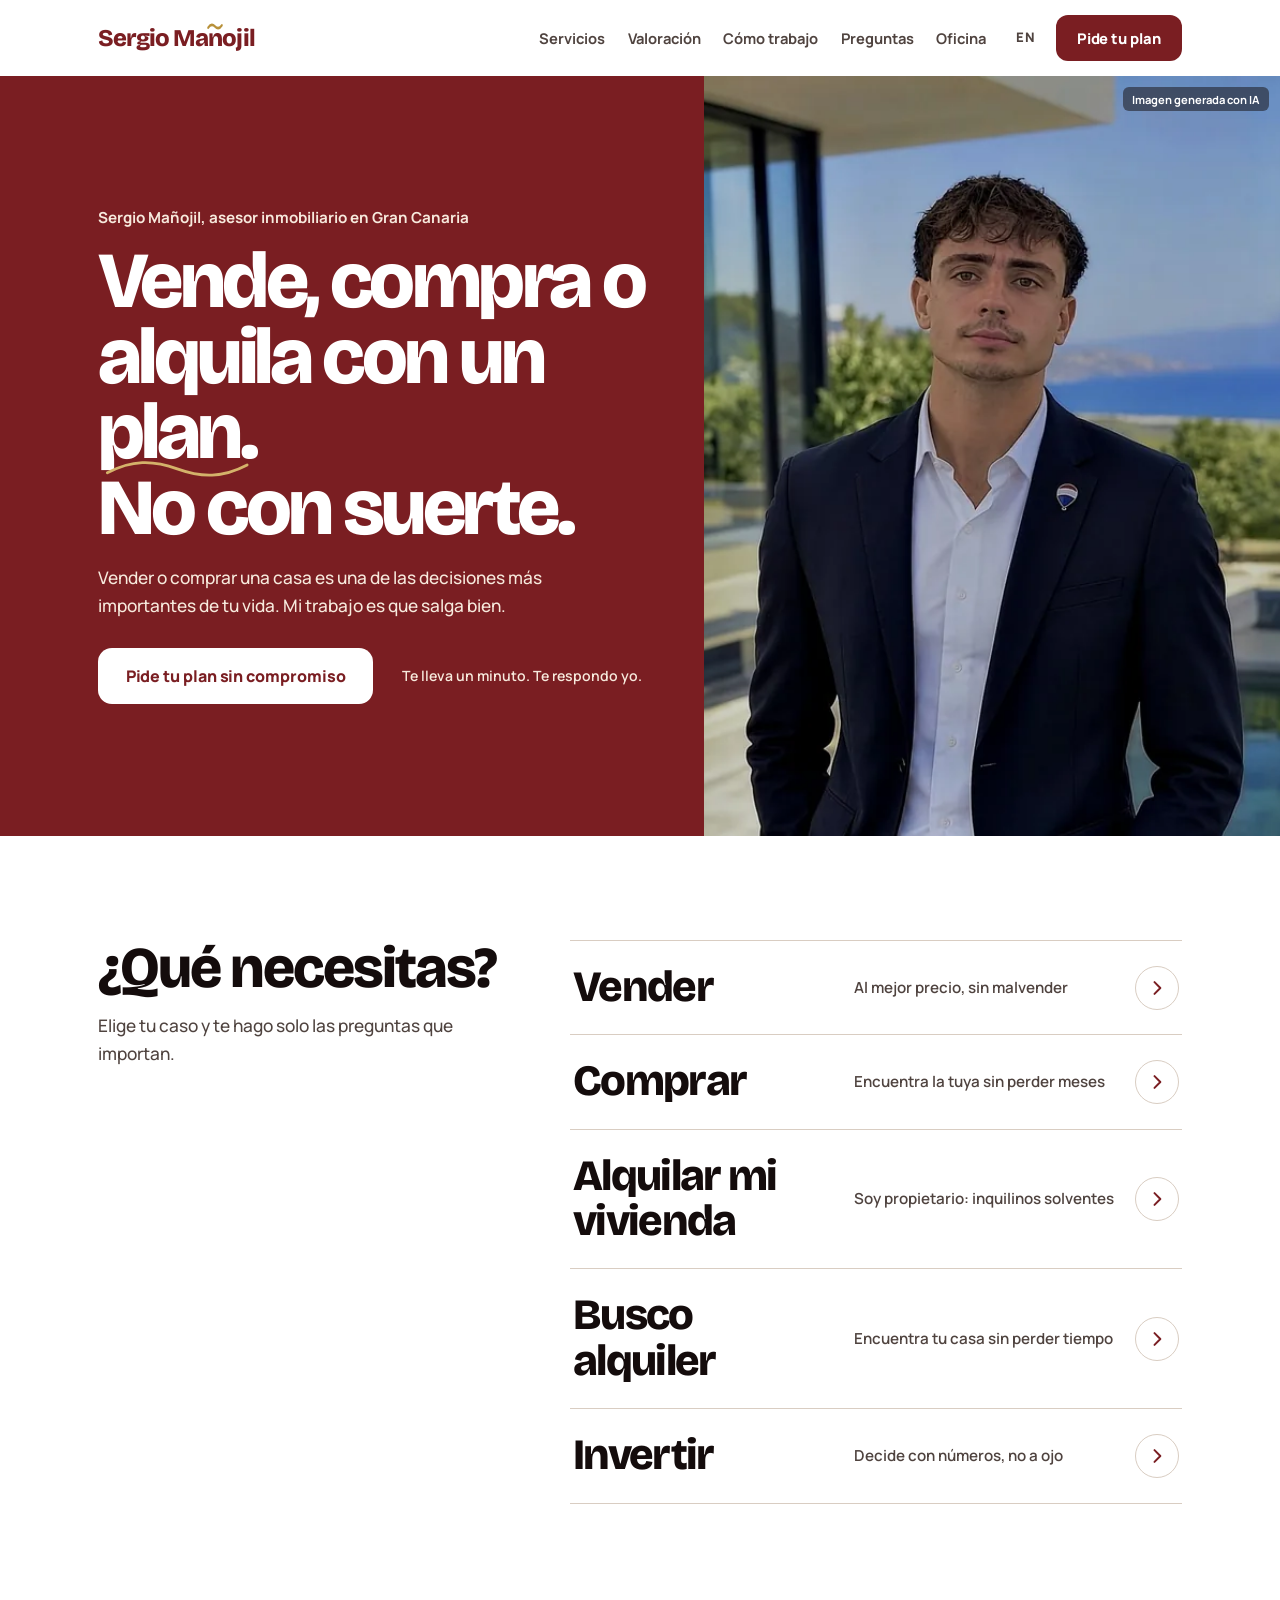
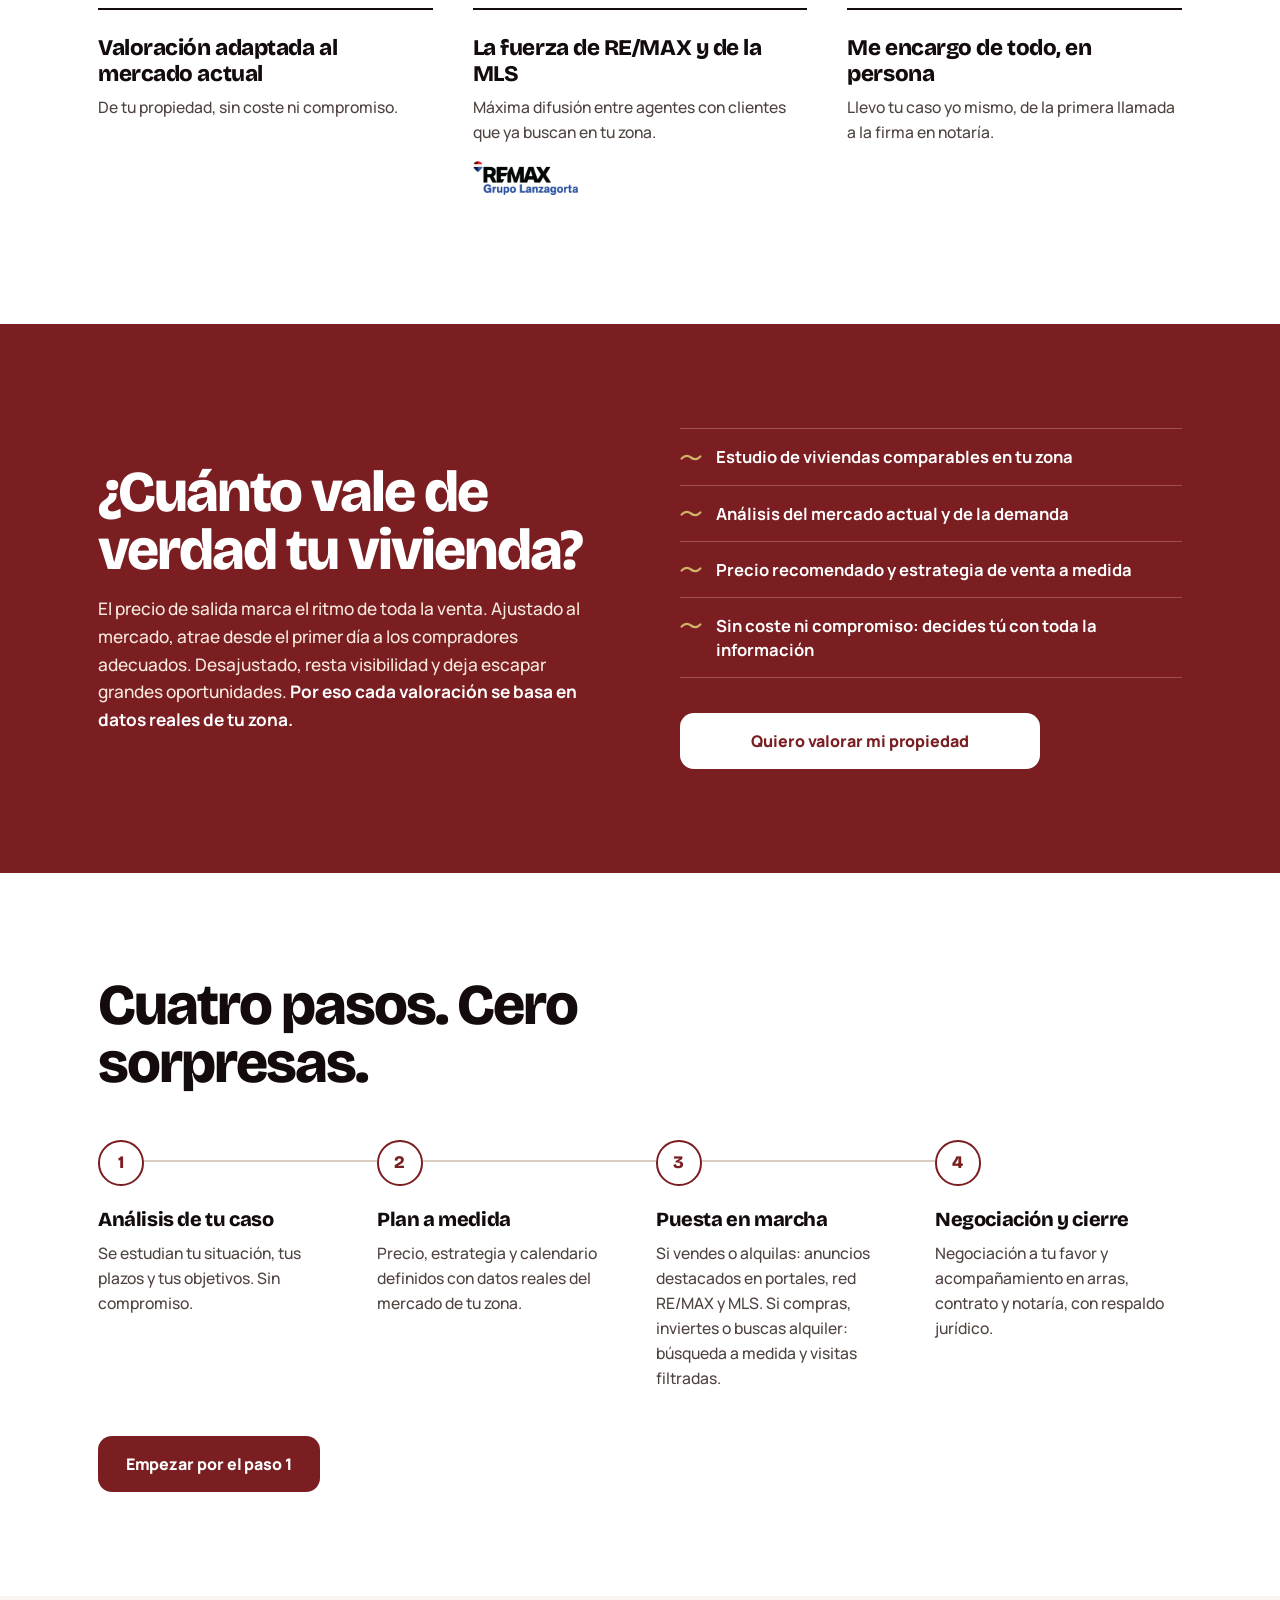
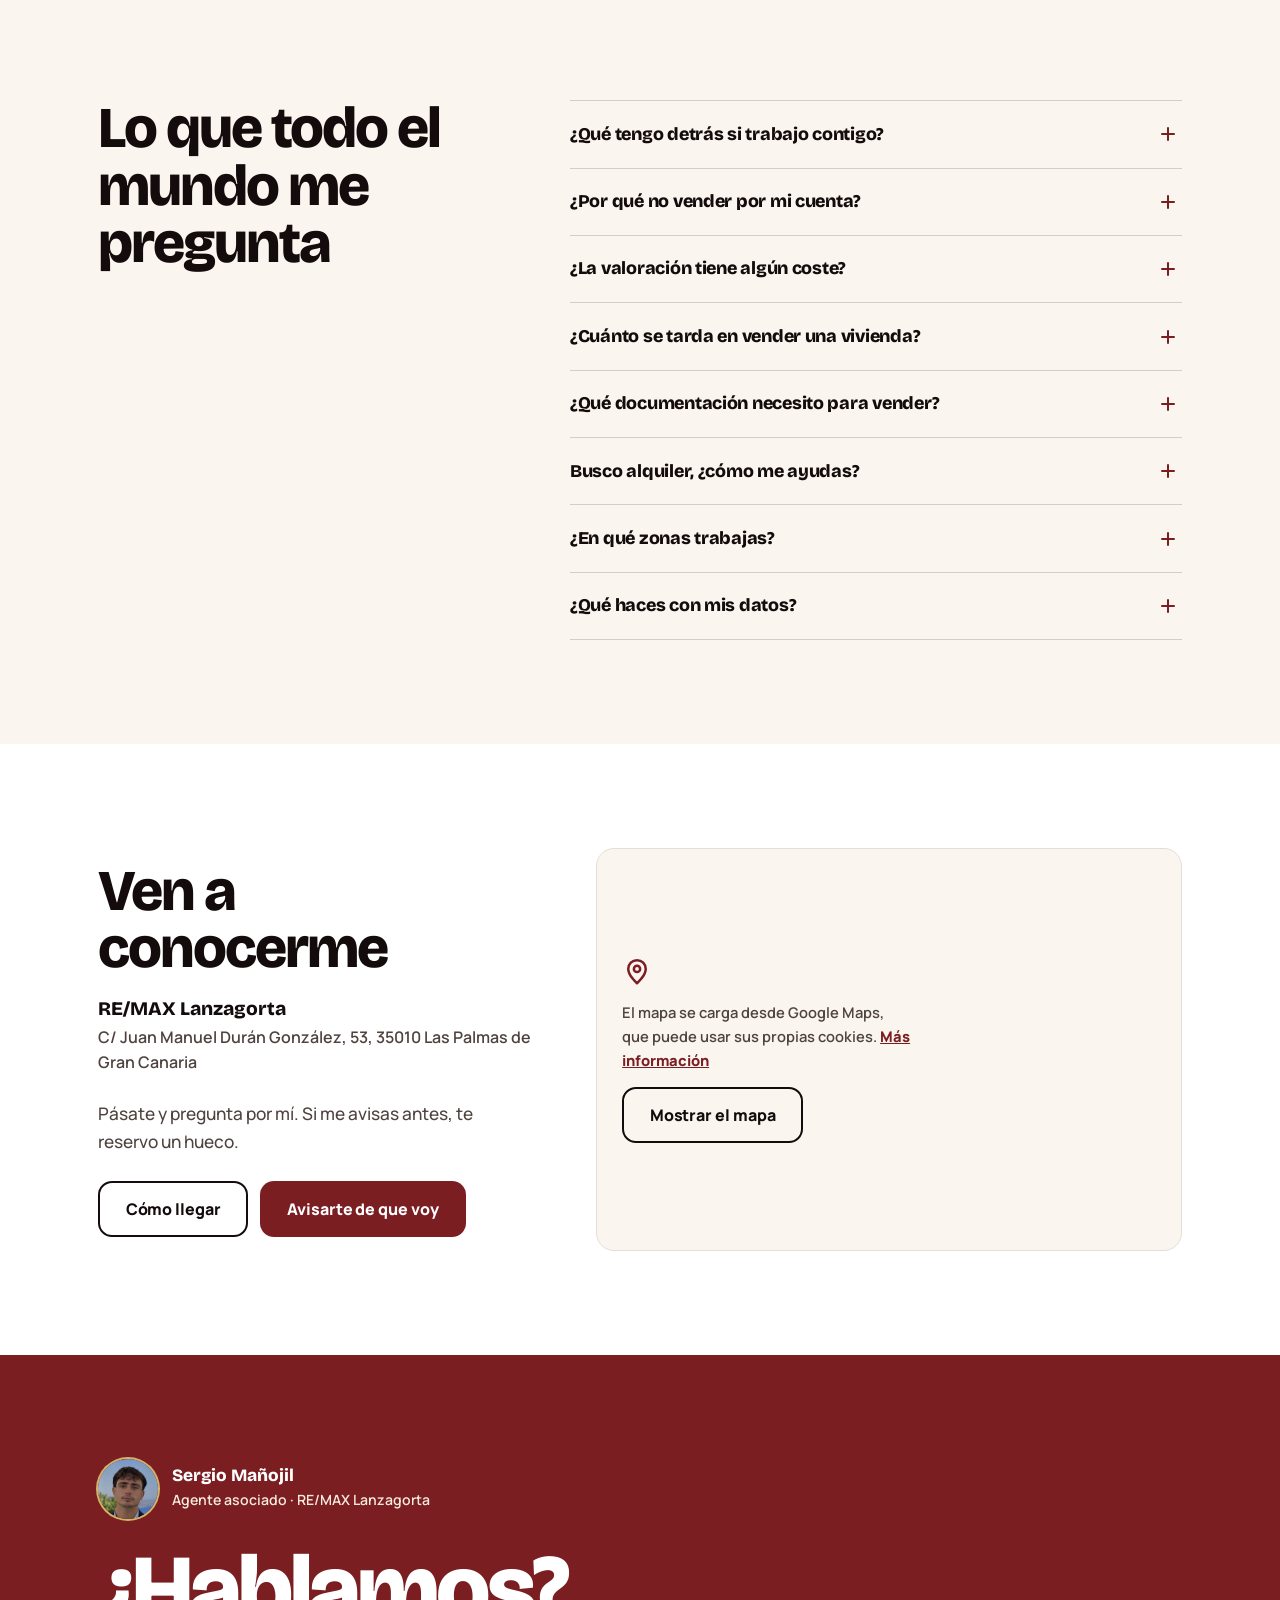
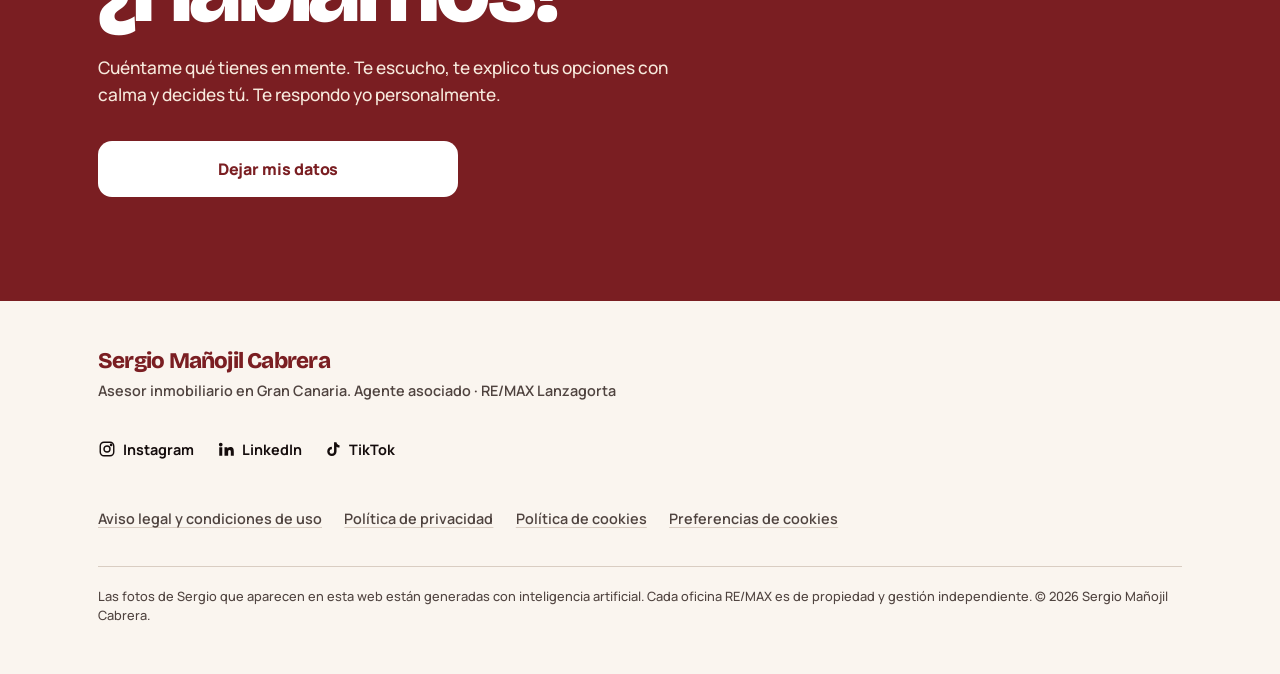
<file: index.html>
<!DOCTYPE html>
<html lang="es">
<head>
<meta charset="utf-8">
<meta name="viewport" content="width=device-width, initial-scale=1, viewport-fit=cover">
<!-- SEGURIDAD: solo se cargan archivos de esta web; el formulario solo puede enviar a FormSubmit; el mapa y la analítica de Google solo con permiso. -->
<meta http-equiv="Content-Security-Policy" content="default-src 'self'; script-src 'self' https://www.googletagmanager.com; style-src 'self' 'unsafe-inline'; img-src 'self' data: https://*.google-analytics.com https://*.googletagmanager.com; font-src 'self'; connect-src 'self' https://formsubmit.co https://*.google-analytics.com https://*.analytics.google.com https://*.googletagmanager.com; frame-src https://www.google.com https://maps.google.com; form-action 'self' https://formsubmit.co; base-uri 'none'; object-src 'none'; upgrade-insecure-requests">
<meta name="referrer" content="strict-origin-when-cross-origin">
<meta name="theme-color" content="#7A1E22">
<title>Sergio Mañojil | Asesor inmobiliario en Gran Canaria</title>
<meta name="description" content="Vende, compra o alquila en Gran Canaria con un plan, no con suerte. Valoración adaptada al mercado actual y trato directo con Sergio Mañojil, agente asociado de RE/MAX Lanzagorta.">
<!-- NO INDEXAR: se llega por enlace (bio de Instagram, LinkedIn, TikTok, QR). Quita esta línea el día que quieras aparecer en Google. -->
<meta name="robots" content="noindex, nofollow">
<meta name="format-detection" content="telephone=no">
<meta property="og:type" content="website">
<meta property="og:locale" content="es_ES">
<meta property="og:title" content="Sergio Mañojil | Asesor inmobiliario en Gran Canaria">
<meta property="og:description" content="Vende, compra o alquila con un plan, no con suerte. Trato personal de principio a fin.">
<meta property="og:url" content="https://smanojilcabrera-max.github.io/">
<meta property="og:image" content="https://smanojilcabrera-max.github.io/og-v2.jpg">
<meta property="og:image:width" content="1200">
<meta property="og:image:height" content="630">
<meta name="twitter:card" content="summary_large_image">
<meta name="twitter:image" content="https://smanojilcabrera-max.github.io/og-v2.jpg">
<link rel="icon" href="data:image/svg+xml,%3Csvg xmlns='http://www.w3.org/2000/svg' viewBox='0 0 64 64'%3E%3Crect width='64' height='64' rx='14' fill='%237A1E22'/%3E%3Cpath d='M17 22 C23 14, 29 14, 33 19 S 43 24, 48 16' fill='none' stroke='%23D4B26A' stroke-width='4.5' stroke-linecap='round'/%3E%3Cpath d='M21 52 V30 M21 37 C21 31, 26 28, 32 28 S 43 31, 43 38 V52' fill='none' stroke='%23fff' stroke-width='7.5' stroke-linecap='round' stroke-linejoin='round'/%3E%3C/svg%3E">
<link rel="apple-touch-icon" href="img/sergio-avatar.jpg">
<link rel="preload" href="fuentes/bricolage-grotesque.woff" as="font" type="font/woff" crossorigin>
<link rel="preload" as="image" href="img/sergio-720.webp" type="image/webp" media="(max-width: 959px)">
<link rel="stylesheet" href="css/web.css">
<script src="js/inicio.js"></script>
<script type="application/ld+json">{"@context":"https://schema.org","@type":"RealEstateAgent","name":"Sergio Mañojil Cabrera","alternateName":"Sergio Mañojil","description":"Asesor inmobiliario. Agente asociado de RE/MAX Lanzagorta. Venta, compra, alquiler e inversión inmobiliaria en Gran Canaria.","url":"https://smanojilcabrera-max.github.io/","areaServed":"Gran Canaria","parentOrganization":{"@type":"Organization","name":"RE/MAX Lanzagorta"},"address":{"@type":"PostalAddress","streetAddress":"C/ Juan Manuel Durán González, 53","postalCode":"35010","addressLocality":"Las Palmas de Gran Canaria","addressCountry":"ES"},"sameAs":["https://www.instagram.com/sergiomanojil/","https://www.tiktok.com/@manojil.realestat","https://www.linkedin.com/in/sergio-ma%C3%B1ojil-cabrera-6573b9397/"]}</script>
</head>
<body>
<noscript><p style="padding:1rem;text-align:center;background:#FAF5EF">Para enviar el formulario necesitas activar JavaScript en tu navegador.</p></noscript>
<a class="skip" href="#main">Saltar al contenido</a>

<svg width="0" height="0" style="position:absolute" aria-hidden="true">
  <symbol id="i-ir" viewBox="0 0 24 24" fill="none" stroke="currentColor" stroke-width="2.4" stroke-linecap="round" stroke-linejoin="round"><path d="M9 5l7 7-7 7"/></symbol>
  <symbol id="i-pin" viewBox="0 0 24 24" fill="none" stroke="currentColor" stroke-width="2" stroke-linecap="round" stroke-linejoin="round"><path d="M12 21s-7-6.1-7-11.5A7 7 0 0 1 19 9.5C19 14.9 12 21 12 21Z"/><circle cx="12" cy="9.5" r="2.5"/></symbol>
  <symbol id="i-wa" viewBox="0 0 24 24"><path fill="currentColor" d="M12.04 2C6.58 2 2.13 6.45 2.13 11.91c0 1.75.46 3.45 1.32 4.95L2.05 22l5.25-1.38a9.9 9.9 0 0 0 4.74 1.21c5.46 0 9.91-4.45 9.91-9.91S17.5 2 12.04 2Zm5.8 14.03c-.24.68-1.42 1.3-1.96 1.35-.5.05-.97.23-3.27-.68-2.77-1.09-4.52-3.92-4.66-4.1-.13-.18-1.11-1.48-1.11-2.82 0-1.34.7-2 .95-2.27.25-.27.54-.34.72-.34h.52c.17 0 .39-.06.61.47.23.54.77 1.88.84 2.02.07.13.11.29.02.47-.09.18-.13.29-.27.45l-.4.47c-.13.13-.27.28-.12.55.16.27.7 1.15 1.5 1.86 1.03.92 1.9 1.2 2.17 1.34.27.13.43.11.59-.07.16-.18.68-.79.86-1.06.18-.27.36-.23.61-.14.25.09 1.58.75 1.85.88.27.14.45.2.52.32.07.11.07.65-.17 1.33Z"/></symbol>
  <symbol id="i-x" viewBox="0 0 24 24" fill="none" stroke="currentColor" stroke-width="2.4" stroke-linecap="round"><path d="M6 6l12 12M18 6 6 18"/></symbol>
  <symbol id="i-ig" viewBox="0 0 24 24" fill="none" stroke="currentColor" stroke-width="1.9"><rect x="3" y="3" width="18" height="18" rx="5"/><circle cx="12" cy="12" r="4"/><circle cx="17.5" cy="6.5" r=".9" fill="currentColor"/></symbol>
  <symbol id="i-in" viewBox="0 0 24 24"><path fill="currentColor" d="M4.98 3.5a2.5 2.5 0 1 1 0 5 2.5 2.5 0 0 1 0-5ZM3 9.75h4V21H3V9.75Zm7 0h3.8v1.6h.06c.53-1 1.83-2.05 3.77-2.05 4.03 0 4.77 2.65 4.77 6.1V21h-4v-4.9c0-1.17-.02-2.68-1.63-2.68-1.64 0-1.89 1.28-1.89 2.6V21H10V9.75Z"/></symbol>
  <symbol id="i-tt" viewBox="0 0 24 24"><path fill="currentColor" d="M16.6 3c.4 2.2 1.9 3.7 4.1 3.9v3.2a7.6 7.6 0 0 1-4-1.2v6.3A6.2 6.2 0 1 1 10.5 9v3.3a3 3 0 1 0 2.9 3V3h3.2Z"/></symbol>
  <symbol id="i-fb" viewBox="0 0 24 24"><path fill="currentColor" d="M13.5 21v-7.5H16l.4-3h-2.9V8.6c0-.9.3-1.5 1.5-1.5h1.5V4.4A20 20 0 0 0 14.3 4c-2.2 0-3.8 1.4-3.8 3.9v2.6H8v3h2.5V21h3Z"/></symbol>
</svg>

<header class="cab" id="cab">
  <div class="wrap">
    <a class="marca" href="#main" aria-label="Sergio Mañojil. Ir al inicio"><span aria-hidden="true">Sergio Ma<span class="tn">n</span>ojil</span></a>
    <div class="cab-der">
      <nav aria-label="Menú principal"><ul class="nav">
        <li><a href="#servicios">Servicios</a></li>
        <li><a href="#valoracion">Valoración</a></li>
        <li><a href="#proceso">Cómo trabajo</a></li>
        <li><a href="#preguntas">Preguntas</a></li>
        <li><a href="#oficina">Oficina</a></li>
      </ul></nav>
      <button type="button" class="idioma" id="idioma" lang="en" aria-label="Switch to English">EN</button>
      <button type="button" class="btn btn-vino" data-abrir="">Pide tu plan</button>
      <button type="button" class="burger" id="burger" aria-expanded="false" aria-controls="menu-movil" aria-label="Abrir menú"><span></span><span></span></button>
    </div>
  </div>
</header>
<div class="menu-movil" id="menu-movil">
  <button type="button" class="item" data-abrir="vender">Vender <svg width="22" height="22" aria-hidden="true"><use href="#i-ir"/></svg></button>
  <button type="button" class="item" data-abrir="comprar">Comprar <svg width="22" height="22" aria-hidden="true"><use href="#i-ir"/></svg></button>
  <button type="button" class="item" data-abrir="alquilar">Alquilar mi vivienda <svg width="22" height="22" aria-hidden="true"><use href="#i-ir"/></svg></button>
  <button type="button" class="item" data-abrir="inquilino">Busco alquiler <svg width="22" height="22" aria-hidden="true"><use href="#i-ir"/></svg></button>
  <button type="button" class="item" data-abrir="invertir">Invertir <svg width="22" height="22" aria-hidden="true"><use href="#i-ir"/></svg></button>
  <div class="grupo">
    <a class="menor" href="#valoracion">Valoración</a>
    <a class="menor" href="#proceso">Cómo trabajo</a>
    <a class="menor" href="#preguntas">Preguntas frecuentes</a>
    <a class="menor" href="#oficina">Oficina</a>
  </div>
  <button type="button" class="btn btn-vino" data-abrir="">Pide tu plan</button>
</div>

<main id="main">
<section class="portada" id="inicio">
  <figure class="portada-foto">
    <picture>
      <source type="image/webp" srcset="img/sergio-720.webp 720w, img/sergio-1200.webp 1200w" sizes="(min-width: 960px) 45vw, 100vw">
      <img src="img/sergio-720.jpg" srcset="img/sergio-720.jpg 720w, img/sergio-1200.jpg 1200w" sizes="(min-width: 960px) 45vw, 100vw" width="720" height="709" alt="Sergio Mañojil, asesor inmobiliario" fetchpriority="high" decoding="async">
    </picture>
    <figcaption class="ia">Imagen generada con IA</figcaption>
  </figure>
  <div class="portada-banda">
    <svg class="ola" viewBox="0 0 400 36" preserveAspectRatio="none" aria-hidden="true">
      <path class="relleno" d="M0 22 C60 4 110 4 170 18 S 300 36 400 10 V36 H0 Z"/>
      <path class="trazo" pathLength="1" d="M0 22 C60 4 110 4 170 18 S 300 36 400 10"/>
    </svg>
    <p class="portada-quien aparece" style="--d:100">Sergio Mañojil, asesor inmobiliario en Gran Canaria</p>
    <h1>
      <span class="w"><span style="--i:0" data-en="Sell,">Vende,</span></span> <span class="w"><span style="--i:1" data-en="buy">compra</span></span> <span class="w"><span style="--i:2" data-en="or">o</span></span> <span class="w"><span style="--i:3" data-en="rent">alquila</span></span> <span class="w"><span style="--i:4" data-en="with">con</span></span> <span class="w"><span style="--i:5" data-en="a">un</span></span> <span class="w w-sub"><span style="--i:6" class="subrayado"><span data-en="plan.">plan.</span><svg viewBox="0 0 40 12" preserveAspectRatio="none" aria-hidden="true"><path d="M3 8 C9 1.5 14 1.5 20 6 S 31 10.5 37 4"/></svg></span></span><br>
      <span class="w"><span style="--i:7" data-en="Not">No</span></span> <span class="w"><span style="--i:8" data-en="with">con</span></span> <span class="w"><span style="--i:9" data-en="luck.">suerte.</span></span>
    </h1>
    <p class="lead aparece" style="--d:650">Vender o comprar una casa es una de las decisiones más importantes de tu vida. Mi trabajo es que salga bien.</p>
    <div class="acciones aparece" style="--d:800">
      <button type="button" class="btn btn-blanco" data-abrir="">Pide tu plan sin compromiso</button>
      <p class="nota">Te lleva un minuto. Te respondo yo.</p>
    </div>
  </div>
</section>

<section class="sec indice" id="servicios">
  <div class="wrap">
    <div class="sec-cab">
      <h2>¿Qué necesitas?</h2>
      <p class="lead">Elige tu caso y te hago solo las preguntas que importan.</p>
    </div>
    <ul class="filas">
      <li><button type="button" data-abrir="vender"><span class="f-t">Vender</span><span class="f-d">Al mejor precio, sin malvender</span><span class="f-ir" aria-hidden="true"><svg><use href="#i-ir"/></svg></span></button></li>
      <li><button type="button" data-abrir="comprar"><span class="f-t">Comprar</span><span class="f-d">Encuentra la tuya sin perder meses</span><span class="f-ir" aria-hidden="true"><svg><use href="#i-ir"/></svg></span></button></li>
      <li><button type="button" data-abrir="alquilar"><span class="f-t">Alquilar mi vivienda</span><span class="f-d">Soy propietario: inquilinos solventes</span><span class="f-ir" aria-hidden="true"><svg><use href="#i-ir"/></svg></span></button></li>
      <li><button type="button" data-abrir="inquilino"><span class="f-t">Busco alquiler</span><span class="f-d">Encuentra tu casa sin perder tiempo</span><span class="f-ir" aria-hidden="true"><svg><use href="#i-ir"/></svg></span></button></li>
      <li><button type="button" data-abrir="invertir"><span class="f-t">Invertir</span><span class="f-d">Decide con números, no a ojo</span><span class="f-ir" aria-hidden="true"><svg><use href="#i-ir"/></svg></span></button></li>
    </ul>
  </div>
</section>

<section class="sec conmigo" aria-labelledby="conmigo-t">
  <div class="wrap">
    <h2 class="sr" id="conmigo-t">Lo que tienes conmigo</h2>
    <ul class="ventajas">
      <li><h3>Valoración adaptada al mercado actual</h3><p>De tu propiedad, sin coste ni compromiso.</p></li>
      <li><h3>La fuerza de RE/MAX y de la MLS</h3><p>Máxima difusión entre agentes con clientes que ya buscan en tu zona.</p><img src="img/remax-lanzagorta.png" width="560" height="180" alt="RE/MAX Grupo Lanzagorta" loading="lazy"></li>
      <li><h3>Me encargo de todo, en persona</h3><p>Llevo tu caso yo mismo, de la primera llamada a la firma en notaría.</p></li>
    </ul>
  </div>
</section>

<section class="sec valor" id="valoracion">
  <div class="wrap">
    <div>
      <h2>¿Cuánto vale de verdad tu vivienda?</h2>
      <p class="lead" style="margin-top:1rem">El precio de salida marca el ritmo de toda la venta. Ajustado al mercado, atrae desde el primer día a los compradores adecuados. Desajustado, resta visibilidad y deja escapar grandes oportunidades. <b>Por eso cada valoración se basa en datos reales de tu zona.</b></p>
    </div>
    <div>
      <ul class="incluye" aria-label="Tu valoración incluye">
        <li>Estudio de viviendas comparables en tu zona</li>
        <li>Análisis del mercado actual y de la demanda</li>
        <li>Precio recomendado y estrategia de venta a medida</li>
        <li>Sin coste ni compromiso: decides tú con toda la información</li>
      </ul>
      <button type="button" class="btn btn-blanco" data-abrir="vender">Quiero valorar mi propiedad</button>
    </div>
  </div>
</section>

<section class="sec" id="proceso">
  <div class="wrap">
    <div class="sec-cab"><h2>Cuatro pasos. Cero sorpresas.</h2></div>
    <ol class="pasos">
      <li><h3>Análisis de tu caso</h3><p>Se estudian tu situación, tus plazos y tus objetivos. Sin compromiso.</p></li>
      <li><h3>Plan a medida</h3><p>Precio, estrategia y calendario definidos con datos reales del mercado de tu zona.</p></li>
      <li><h3>Puesta en marcha</h3><p>Si vendes o alquilas: anuncios destacados en portales, red RE/MAX y MLS. Si compras, inviertes o buscas alquiler: búsqueda a medida y visitas filtradas.</p></li>
      <li><h3>Negociación y cierre</h3><p>Negociación a tu favor y acompañamiento en arras, contrato y notaría, con respaldo jurídico.</p></li>
    </ol>
    <div class="tras-pasos"><button type="button" class="btn btn-vino" data-abrir="">Empezar por el paso 1</button></div>
  </div>
</section>

<section class="sec faq" id="preguntas">
  <div class="wrap">
    <div class="sec-cab"><h2>Lo que todo el mundo me pregunta</h2></div>
    <div class="qa">
      <div class="q"><button type="button" aria-expanded="false">¿Qué tengo detrás si trabajo contigo?<i aria-hidden="true"></i></button><div class="r"><div><p>Un equipo completo, no solo una persona. Un departamento jurídico y legal que revisa contratos y documentación, anuncios premium en los principales portales, la red RE/MAX y la MLS, y una base de datos de clientes con búsquedas activas. Y a mí como tu único interlocutor, de principio a fin.</p></div></div></div>
      <div class="q"><button type="button" aria-expanded="false">¿Por qué no vender por mi cuenta?<i aria-hidden="true"></i></button><div class="r"><div><p>Puedes hacerlo, pero vas solo. Un precio mal fijado, una negociación floja o un papel que falta en el último momento suelen salir más caros que contar con un profesional. Conmigo tu inmueble llega a muchos más compradores, cada paso está revisado por el equipo jurídico y tú no pierdes tardes enseñando la casa a quien no va a comprar.</p></div></div></div>
      <div class="q"><button type="button" aria-expanded="false">¿La valoración tiene algún coste?<i aria-hidden="true"></i></button><div class="r"><div><p>No tiene coste ni compromiso. Te explico con datos cómo llego al precio recomendado y decides tú, con toda la información delante.</p></div></div></div>
      <div class="q"><button type="button" aria-expanded="false">¿Cuánto se tarda en vender una vivienda?<i aria-hidden="true"></i></button><div class="r"><div><p>Depende de la zona, del tipo de inmueble y, sobre todo, del precio de salida. Una vivienda bien valorada, bien presentada y con buena difusión se vende antes. En la valoración te doy una estimación realista para tu caso.</p></div></div></div>
      <div class="q"><button type="button" aria-expanded="false">¿Qué documentación necesito para vender?<i aria-hidden="true"></i></button><div class="r"><div><p>Principalmente la escritura o nota simple, el último recibo del IBI, el certificado de eficiencia energética y el certificado de la comunidad de propietarios, además de otros según el caso. Te ayudo a reunirlo todo y el equipo jurídico lo revisa antes de firmar.</p></div></div></div>
      <div class="q"><button type="button" aria-expanded="false">Busco alquiler, ¿cómo me ayudas?<i aria-hidden="true"></i></button><div class="r"><div><p>Me cuentas qué buscas, tu presupuesto y tu situación, y te aviso de las viviendas que encajan contigo. Te acompaño en las visitas y en el contrato, revisado por el equipo jurídico, para que entres a vivir con tranquilidad.</p></div></div></div>
      <div class="q"><button type="button" aria-expanded="false">¿En qué zonas trabajas?<i aria-hidden="true"></i></button><div class="r"><div><p>En toda Gran Canaria, especialmente en Las Palmas de Gran Canaria y alrededores. Si tu inmueble está fuera de la isla, escríbeme y lo vemos.</p></div></div></div>
      <div class="q"><button type="button" aria-expanded="false">¿Qué haces con mis datos?<i aria-hidden="true"></i></button><div class="r"><div><p>Los uso solo para atender tu solicitud y no los vendo ni los cedo a nadie para publicidad. Puedes pedirme que los borre cuando quieras. Todo el detalle está en la <a href="privacidad.html">política de privacidad</a>.</p></div></div></div>
    </div>
  </div>
</section>

<section class="sec ofi" id="oficina">
  <div class="wrap">
    <div>
      <h2>Ven a conocerme</h2>
      <address><b>RE/MAX Lanzagorta</b><span data-oficina></span></address>
      <p class="lead">Pásate y pregunta por mí. Si me avisas antes, te reservo un hueco.</p>
      <div class="acciones" style="margin-top:1.6rem">
        <a class="btn btn-linea" id="como-llegar" target="_blank" rel="noopener noreferrer">Cómo llegar</a>
        <button type="button" class="btn btn-vino" data-abrir="">Avisarte de que voy</button>
      </div>
    </div>
    <div class="mapa" id="mapa" data-mapa-titulo="Mapa de la oficina de RE/MAX Lanzagorta">
      <div class="mapa-aviso">
        <svg aria-hidden="true"><use href="#i-pin"/></svg>
        <p>El mapa se carga desde Google Maps, que puede usar sus propias cookies. <a href="cookies.html">Más información</a></p>
        <button type="button" class="btn btn-linea" data-mapa-cargar>Mostrar el mapa</button>
      </div>
    </div>
  </div>
</section>

<section class="sec final" id="contacto">
  <div class="wrap">
    <div class="quien">
      <img src="img/sergio-avatar.jpg" width="120" height="120" alt="" loading="lazy">
      <div><strong>Sergio Mañojil</strong><span>Agente asociado · RE/MAX Lanzagorta</span></div>
    </div>
    <h2>¿Hablamos?</h2>
    <p class="lead">Cuéntame qué tienes en mente. Te escucho, te explico tus opciones con calma y decides tú. Te respondo yo personalmente.</p>
    <div class="acciones">
      <button type="button" class="btn btn-blanco" data-abrir="">Dejar mis datos</button>
      <a class="btn btn-linea-clara" data-wa="general"><svg aria-hidden="true"><use href="#i-wa"/></svg>WhatsApp</a>
    </div>
  </div>
</section>
</main>

<footer class="pie con-barra">
  <div class="wrap">
    <div><p class="n">Sergio Mañojil Cabrera</p><p>Asesor inmobiliario en Gran Canaria. Agente asociado · RE/MAX Lanzagorta</p></div>
    <ul class="redes" aria-label="Redes sociales">
      <li><a data-href="INSTAGRAM_URL" target="_blank" rel="noopener noreferrer"><svg aria-hidden="true"><use href="#i-ig"/></svg>Instagram</a></li>
      <li><a data-href="LINKEDIN_URL" target="_blank" rel="noopener noreferrer"><svg aria-hidden="true"><use href="#i-in"/></svg>LinkedIn</a></li>
      <li><a data-href="TIKTOK_URL" target="_blank" rel="noopener noreferrer"><svg aria-hidden="true"><use href="#i-tt"/></svg>TikTok</a></li>
      <li><a data-href="FACEBOOK_URL" target="_blank" rel="noopener noreferrer"><svg aria-hidden="true"><use href="#i-fb"/></svg>Facebook</a></li>
    </ul>
    <ul class="legales" aria-label="Información legal">
      <li><a href="aviso-legal.html">Aviso legal y condiciones de uso</a></li>
      <li><a href="privacidad.html">Política de privacidad</a></li>
      <li><a href="cookies.html">Política de cookies</a></li>
      <li><button type="button" data-cookies>Preferencias de cookies</button></li>
    </ul>
    <p class="letra">Las fotos de Sergio que aparecen en esta web están generadas con inteligencia artificial. Cada oficina RE/MAX es de propiedad y gestión independiente. © <span id="anio">2026</span> Sergio Mañojil Cabrera.</p>
  </div>
</footer>

<div class="barra" id="barra"><button type="button" class="btn btn-vino" data-abrir="">Pide tu plan sin compromiso</button></div>

<dialog class="hoja" id="hoja" aria-labelledby="hoja-t">
  <div class="hoja-cab">
    <h2 id="hoja-t">Cuéntame qué necesitas</h2>
    <p id="hoja-sub">Te respondo personalmente. Sin compromiso.</p>
    <button type="button" class="cerrar" id="cerrar" aria-label="Cerrar"><svg aria-hidden="true"><use href="#i-x"/></svg></button>
  </div>
  <div class="hoja-cuerpo">
    <form class="form" id="form" novalidate>
      <div class="opciones" id="segmento" role="group" aria-label="¿Qué necesitas?">
        <button type="button" data-k="vender" aria-pressed="false">Vender</button>
        <button type="button" data-k="comprar" aria-pressed="false">Comprar</button>
        <button type="button" data-k="alquilar" aria-pressed="false">Alquilar mi vivienda</button>
        <button type="button" data-k="inquilino" aria-pressed="false">Busco alquiler</button>
        <button type="button" data-k="invertir" aria-pressed="false">Invertir</button>
      </div>
      <input type="text" name="_honey" id="f-hp" tabindex="-1" autocomplete="off" aria-hidden="true" class="hp">
      <label>Nombre<input id="f-nombre" name="nombre" required maxlength="80" autocomplete="given-name" enterkeyhint="next"></label>
      <div class="fila">
        <label>Teléfono<input id="f-tel" name="tel" required maxlength="20" type="tel" inputmode="tel" autocomplete="tel" enterkeyhint="next"></label>
        <label>Email<input id="f-mail" name="email" required maxlength="120" type="email" inputmode="email" autocomplete="email" enterkeyhint="next"></label>
      </div>
      <div class="detalles" id="mas"><p class="det-t">Detalles (recomendable)</p><p class="det-s">Cuanto más me cuentes, mejor podré ayudarte.</p><div class="campos" id="campos"></div></div>
      <details class="mas" id="mas-com"><summary>Añadir un comentario <small>(opcional)</small></summary><div class="campos"><label>Comentarios<textarea id="f-com" name="comentarios" rows="3" maxlength="1000" placeholder="Cualquier cosa que quieras contarme"></textarea></label></div></details>
      <label class="chk" id="chk-l"><input type="checkbox" id="f-ok" required><span>He leído la <a href="privacidad.html" target="_blank" rel="noopener">política de privacidad</a> y acepto que Sergio me contacte para atender mi solicitud.</span></label>
      <p class="capa1"><b>Responsable:</b> Sergio Mañojil Cabrera. <b>Finalidad:</b> atender tu solicitud y contactarte. <b>Derechos:</b> acceder, rectificar o borrar tus datos, entre otros. <a href="privacidad.html" target="_blank" rel="noopener">Información completa</a></p>
      <p class="err" id="f-err" role="alert" hidden></p>
      <button class="btn btn-vino" type="submit" id="f-btn">Enviar</button>
      <p class="alternativa">¿Solo tienes una duda? <a href="#" data-mail>Escríbeme un email</a></p>
    </form>
    <div class="ok" id="ok" role="status" hidden>
      <div class="tick"><svg viewBox="0 0 24 24" fill="none" stroke="currentColor" stroke-width="3" stroke-linecap="round" stroke-linejoin="round" aria-hidden="true"><path d="m5 12.5 4.5 4.5L19 7.5"/></svg></div>
      <h3>¡Recibido, <span id="ok-n"></span>!</h3>
      <p>Reviso tu caso y te contacto yo mismo lo antes posible.</p>
      <button type="button" class="btn btn-linea" id="ok-cerrar">Cerrar</button>
    </div>
  </div>
</dialog>

<script src="js/config.js"></script>
<script src="js/consentimiento.js"></script>
<script src="js/app.js"></script>
</body>
</html>
</file>
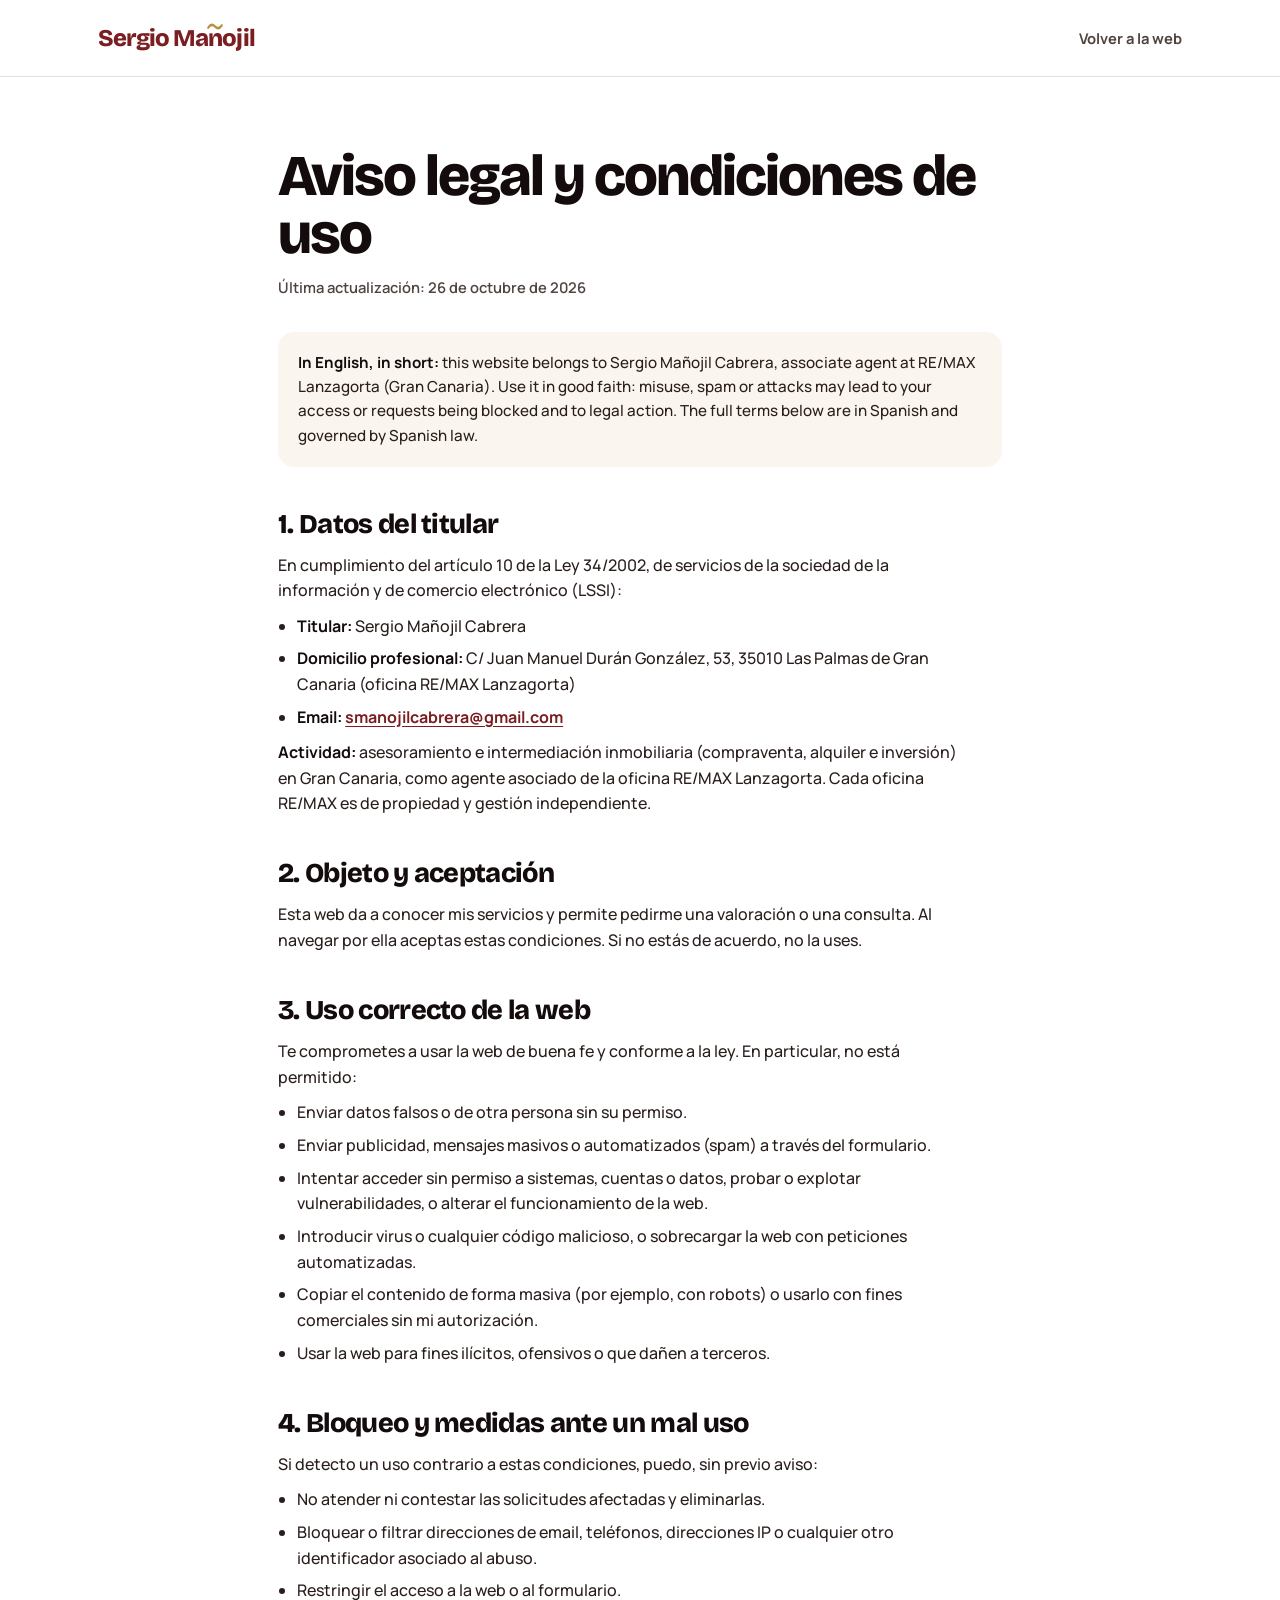
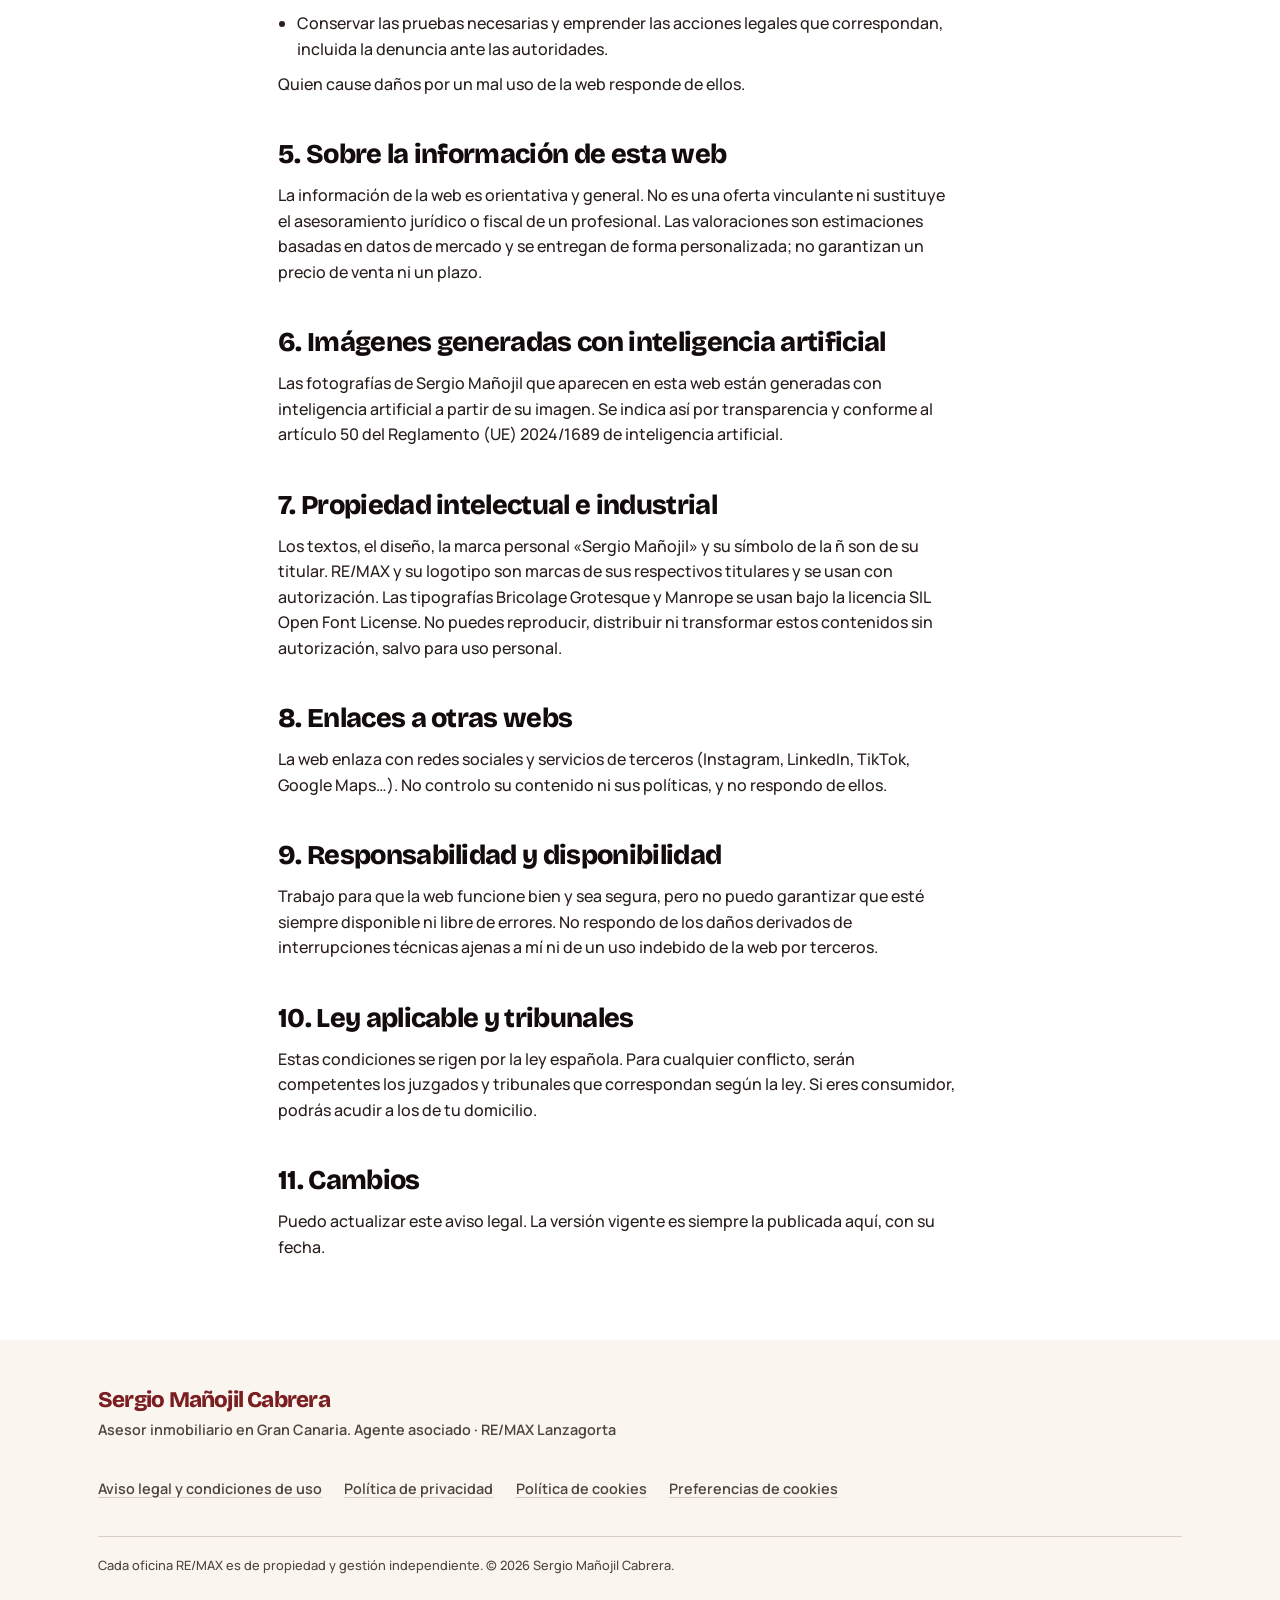
<file: aviso-legal.html>
<!DOCTYPE html>
<html lang="es">
<head>
<meta charset="utf-8">
<meta name="viewport" content="width=device-width, initial-scale=1, viewport-fit=cover">
<meta http-equiv="Content-Security-Policy" content="default-src 'self'; script-src 'self' https://www.googletagmanager.com; style-src 'self' 'unsafe-inline'; img-src 'self' data: https://*.google-analytics.com https://*.googletagmanager.com; font-src 'self'; connect-src 'self' https://*.google-analytics.com https://*.analytics.google.com https://*.googletagmanager.com; frame-src 'none'; form-action 'self'; base-uri 'none'; object-src 'none'; upgrade-insecure-requests">
<meta name="referrer" content="strict-origin-when-cross-origin">
<meta name="theme-color" content="#7A1E22">
<meta name="robots" content="noindex, nofollow">
<title>Aviso legal y condiciones de uso | Sergio Mañojil</title>
<meta name="description" content="Datos del titular de la web y condiciones de uso.">
<link rel="icon" href="data:image/svg+xml,%3Csvg xmlns='http://www.w3.org/2000/svg' viewBox='0 0 64 64'%3E%3Crect width='64' height='64' rx='14' fill='%237A1E22'/%3E%3Cpath d='M17 22 C23 14, 29 14, 33 19 S 43 24, 48 16' fill='none' stroke='%23D4B26A' stroke-width='4.5' stroke-linecap='round'/%3E%3Cpath d='M21 52 V30 M21 37 C21 31, 26 28, 32 28 S 43 31, 43 38 V52' fill='none' stroke='%23fff' stroke-width='7.5' stroke-linecap='round' stroke-linejoin='round'/%3E%3C/svg%3E">
<link rel="stylesheet" href="css/web.css">
<script src="js/inicio.js"></script>
</head>
<body>
<a class="skip" href="#main">Saltar al contenido</a>
<header class="cab sombra">
  <div class="wrap">
    <a class="marca" href="./" aria-label="Sergio Mañojil. Volver a la web"><span aria-hidden="true">Sergio Ma<span class="tn">n</span>ojil</span></a>
    <a class="volver" href="./">Volver a la web</a>
  </div>
</header>
<main id="main" class="doc">
<div class="wrap">

<h1>Aviso legal y condiciones de uso</h1>
<p class="fecha">Última actualización: <span data-dato="FECHA_LEGAL">26 de octubre de 2026</span></p>
<div class="resumen" lang="en"><p><b>In English, in short:</b> this website belongs to Sergio Mañojil Cabrera, associate agent at RE/MAX Lanzagorta (Gran Canaria). Use it in good faith: misuse, spam or attacks may lead to your access or requests being blocked and to legal action. The full terms below are in Spanish and governed by Spanish law.</p></div>

<h2>1. Datos del titular</h2>
<p>En cumplimiento del artículo 10 de la Ley 34/2002, de servicios de la sociedad de la información y de comercio electrónico (LSSI):</p>
<ul>
  <li><b>Titular:</b> Sergio Mañojil Cabrera</li>
  <li data-fila><b>NIF:</b> <span data-dato="NIF"></span></li>
  <li><b>Domicilio profesional:</b> <span data-dato="OFFICE_ADDRESS"></span> (oficina RE/MAX Lanzagorta)</li>
  <li><b>Email:</b> <a data-email data-asunto="Consulta legal" href="#">[se muestra con JavaScript activado]</a></li>
  <li data-fila><b>Registro:</b> <span data-dato="REGISTRO_AGENTES"></span></li>
</ul>
<p><b>Actividad:</b> asesoramiento e intermediación inmobiliaria (compraventa, alquiler e inversión) en Gran Canaria, como agente asociado de la oficina RE/MAX Lanzagorta. Cada oficina RE/MAX es de propiedad y gestión independiente.</p>

<h2>2. Objeto y aceptación</h2>
<p>Esta web da a conocer mis servicios y permite pedirme una valoración o una consulta. Al navegar por ella aceptas estas condiciones. Si no estás de acuerdo, no la uses.</p>

<h2>3. Uso correcto de la web</h2>
<p>Te comprometes a usar la web de buena fe y conforme a la ley. En particular, no está permitido:</p>
<ul>
  <li>Enviar datos falsos o de otra persona sin su permiso.</li>
  <li>Enviar publicidad, mensajes masivos o automatizados (spam) a través del formulario.</li>
  <li>Intentar acceder sin permiso a sistemas, cuentas o datos, probar o explotar vulnerabilidades, o alterar el funcionamiento de la web.</li>
  <li>Introducir virus o cualquier código malicioso, o sobrecargar la web con peticiones automatizadas.</li>
  <li>Copiar el contenido de forma masiva (por ejemplo, con robots) o usarlo con fines comerciales sin mi autorización.</li>
  <li>Usar la web para fines ilícitos, ofensivos o que dañen a terceros.</li>
</ul>

<h2>4. Bloqueo y medidas ante un mal uso</h2>
<p>Si detecto un uso contrario a estas condiciones, puedo, sin previo aviso:</p>
<ul>
  <li>No atender ni contestar las solicitudes afectadas y eliminarlas.</li>
  <li>Bloquear o filtrar direcciones de email, teléfonos, direcciones IP o cualquier otro identificador asociado al abuso.</li>
  <li>Restringir el acceso a la web o al formulario.</li>
  <li>Conservar las pruebas necesarias y emprender las acciones legales que correspondan, incluida la denuncia ante las autoridades.</li>
</ul>
<p>Quien cause daños por un mal uso de la web responde de ellos.</p>

<h2>5. Sobre la información de esta web</h2>
<p>La información de la web es orientativa y general. No es una oferta vinculante ni sustituye el asesoramiento jurídico o fiscal de un profesional. Las valoraciones son estimaciones basadas en datos de mercado y se entregan de forma personalizada; no garantizan un precio de venta ni un plazo.</p>

<h2>6. Imágenes generadas con inteligencia artificial</h2>
<p>Las fotografías de Sergio Mañojil que aparecen en esta web están generadas con inteligencia artificial a partir de su imagen. Se indica así por transparencia y conforme al artículo 50 del Reglamento (UE) 2024/1689 de inteligencia artificial.</p>

<h2>7. Propiedad intelectual e industrial</h2>
<p>Los textos, el diseño, la marca personal «Sergio Mañojil» y su símbolo de la ñ son de su titular. RE/MAX y su logotipo son marcas de sus respectivos titulares y se usan con autorización. Las tipografías Bricolage Grotesque y Manrope se usan bajo la licencia SIL Open Font License. No puedes reproducir, distribuir ni transformar estos contenidos sin autorización, salvo para uso personal.</p>

<h2>8. Enlaces a otras webs</h2>
<p>La web enlaza con redes sociales y servicios de terceros (Instagram, LinkedIn, TikTok, Google Maps…). No controlo su contenido ni sus políticas, y no respondo de ellos.</p>

<h2>9. Responsabilidad y disponibilidad</h2>
<p>Trabajo para que la web funcione bien y sea segura, pero no puedo garantizar que esté siempre disponible ni libre de errores. No respondo de los daños derivados de interrupciones técnicas ajenas a mí ni de un uso indebido de la web por terceros.</p>

<h2>10. Ley aplicable y tribunales</h2>
<p>Estas condiciones se rigen por la ley española. Para cualquier conflicto, serán competentes los juzgados y tribunales que correspondan según la ley. Si eres consumidor, podrás acudir a los de tu domicilio.</p>

<h2>11. Cambios</h2>
<p>Puedo actualizar este aviso legal. La versión vigente es siempre la publicada aquí, con su fecha.</p>

</div>
</main>
<footer class="pie">
  <div class="wrap">
    <div><p class="n">Sergio Mañojil Cabrera</p><p>Asesor inmobiliario en Gran Canaria. Agente asociado · RE/MAX Lanzagorta</p></div>
    <ul class="legales" aria-label="Información legal">
      <li><a href="aviso-legal.html">Aviso legal y condiciones de uso</a></li>
      <li><a href="privacidad.html">Política de privacidad</a></li>
      <li><a href="cookies.html">Política de cookies</a></li>
      <li><button type="button" data-cookies>Preferencias de cookies</button></li>
    </ul>
    <p class="letra">Cada oficina RE/MAX es de propiedad y gestión independiente. © <span id="anio">2026</span> Sergio Mañojil Cabrera.</p>
  </div>
</footer>
<script src="js/config.js"></script>
<script src="js/consentimiento.js"></script>
<script src="js/legal.js"></script>
</body>
</html>
</file>
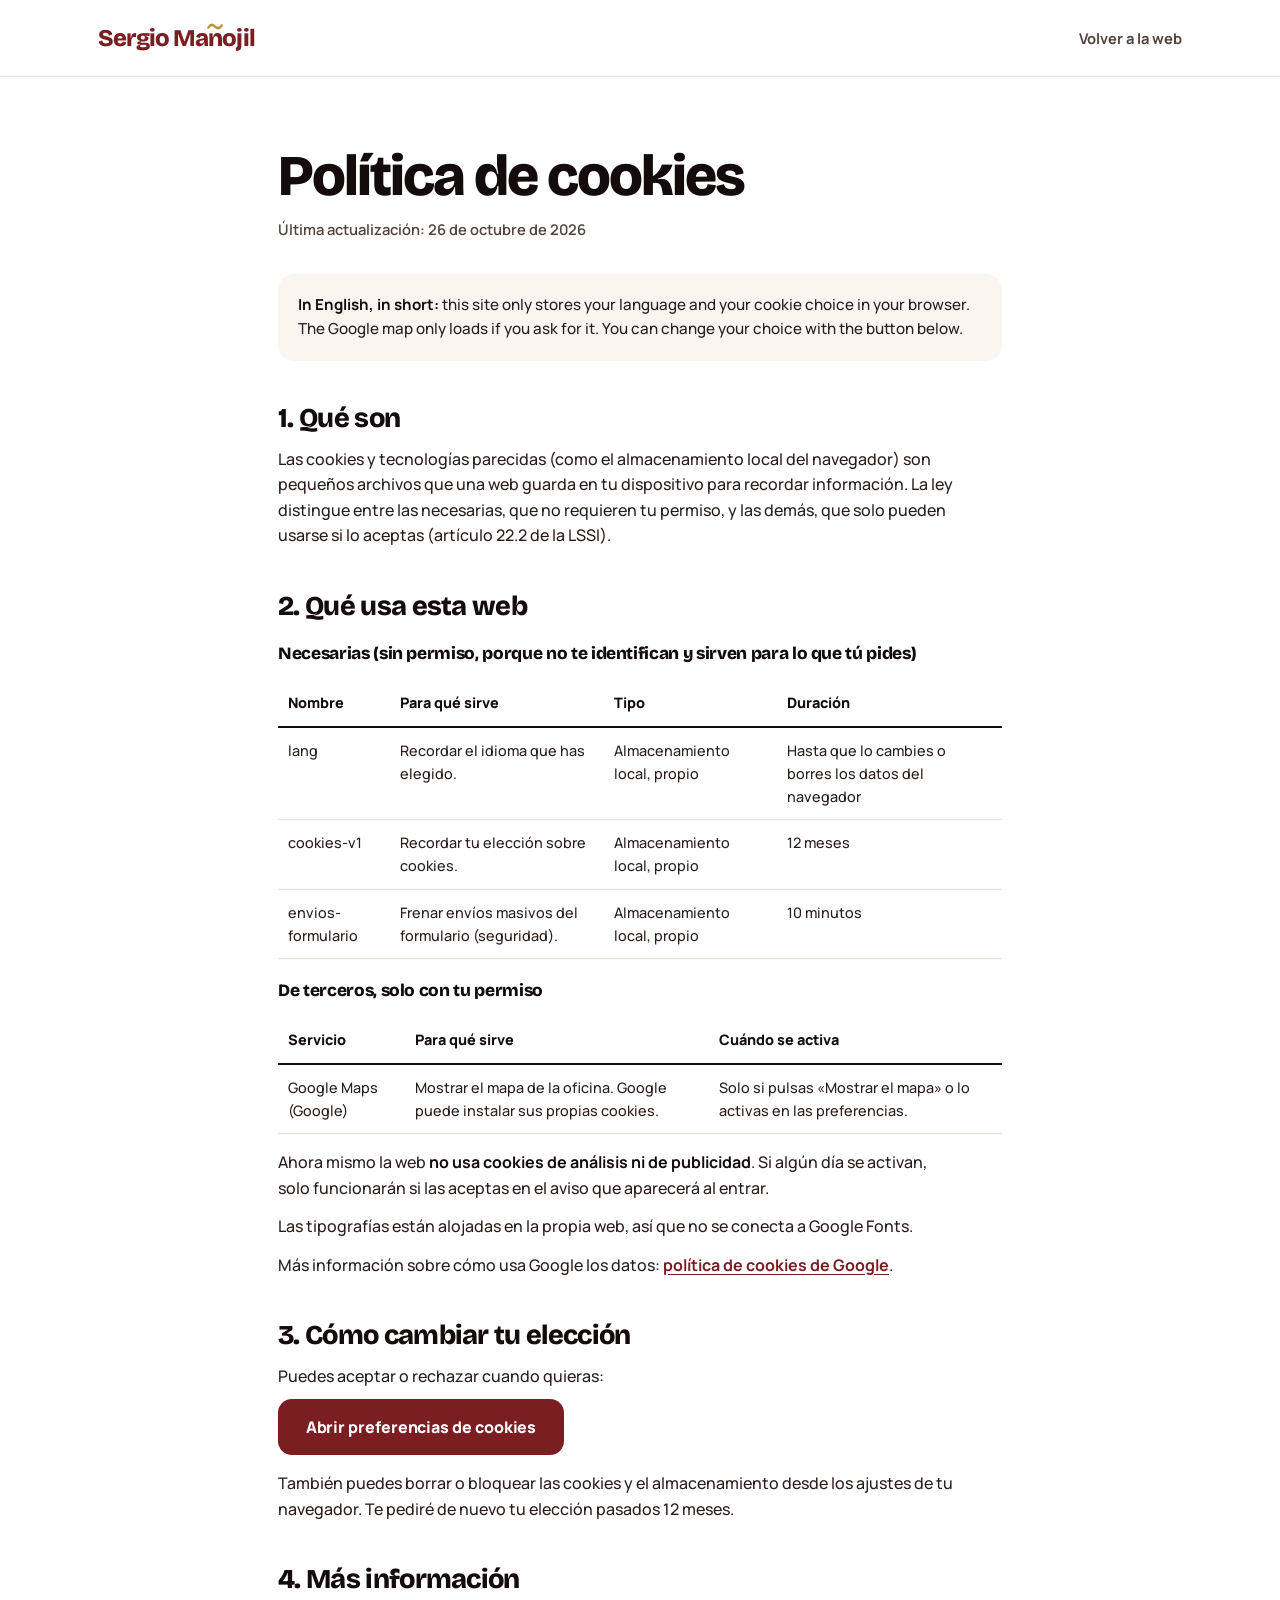
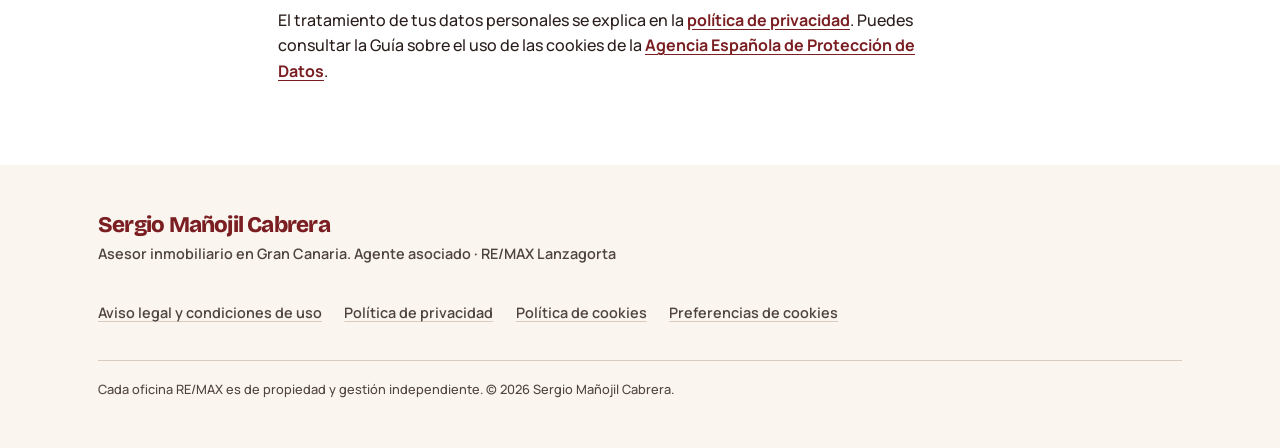
<file: cookies.html>
<!DOCTYPE html>
<html lang="es">
<head>
<meta charset="utf-8">
<meta name="viewport" content="width=device-width, initial-scale=1, viewport-fit=cover">
<meta http-equiv="Content-Security-Policy" content="default-src 'self'; script-src 'self' https://www.googletagmanager.com; style-src 'self' 'unsafe-inline'; img-src 'self' data: https://*.google-analytics.com https://*.googletagmanager.com; font-src 'self'; connect-src 'self' https://*.google-analytics.com https://*.analytics.google.com https://*.googletagmanager.com; frame-src 'none'; form-action 'self'; base-uri 'none'; object-src 'none'; upgrade-insecure-requests">
<meta name="referrer" content="strict-origin-when-cross-origin">
<meta name="theme-color" content="#7A1E22">
<meta name="robots" content="noindex, nofollow">
<title>Política de cookies | Sergio Mañojil</title>
<meta name="description" content="Qué cookies y almacenamiento usa esta web y cómo gestionarlos.">
<link rel="icon" href="data:image/svg+xml,%3Csvg xmlns='http://www.w3.org/2000/svg' viewBox='0 0 64 64'%3E%3Crect width='64' height='64' rx='14' fill='%237A1E22'/%3E%3Cpath d='M17 22 C23 14, 29 14, 33 19 S 43 24, 48 16' fill='none' stroke='%23D4B26A' stroke-width='4.5' stroke-linecap='round'/%3E%3Cpath d='M21 52 V30 M21 37 C21 31, 26 28, 32 28 S 43 31, 43 38 V52' fill='none' stroke='%23fff' stroke-width='7.5' stroke-linecap='round' stroke-linejoin='round'/%3E%3C/svg%3E">
<link rel="stylesheet" href="css/web.css">
<script src="js/inicio.js"></script>
</head>
<body>
<a class="skip" href="#main">Saltar al contenido</a>
<header class="cab sombra">
  <div class="wrap">
    <a class="marca" href="./" aria-label="Sergio Mañojil. Volver a la web"><span aria-hidden="true">Sergio Ma<span class="tn">n</span>ojil</span></a>
    <a class="volver" href="./">Volver a la web</a>
  </div>
</header>
<main id="main" class="doc">
<div class="wrap">

<h1>Política de cookies</h1>
<p class="fecha">Última actualización: <span data-dato="FECHA_LEGAL">26 de octubre de 2026</span></p>
<div class="resumen" lang="en"><p><b>In English, in short:</b> this site only stores your language and your cookie choice in your browser. The Google map only loads if you ask for it<span data-si-ga hidden>, and Google Analytics only runs if you accept it</span>. You can change your choice with the button below.</p></div>

<h2>1. Qué son</h2>
<p>Las cookies y tecnologías parecidas (como el almacenamiento local del navegador) son pequeños archivos que una web guarda en tu dispositivo para recordar información. La ley distingue entre las necesarias, que no requieren tu permiso, y las demás, que solo pueden usarse si lo aceptas (artículo 22.2 de la LSSI).</p>

<h2>2. Qué usa esta web</h2>
<h3>Necesarias (sin permiso, porque no te identifican y sirven para lo que tú pides)</h3>
<div class="tabla"><table>
  <thead><tr><th>Nombre</th><th>Para qué sirve</th><th>Tipo</th><th>Duración</th></tr></thead>
  <tbody>
    <tr><td>lang</td><td>Recordar el idioma que has elegido.</td><td>Almacenamiento local, propio</td><td>Hasta que lo cambies o borres los datos del navegador</td></tr>
    <tr><td>cookies-v1</td><td>Recordar tu elección sobre cookies.</td><td>Almacenamiento local, propio</td><td>12 meses</td></tr>
    <tr><td>envios-formulario</td><td>Frenar envíos masivos del formulario (seguridad).</td><td>Almacenamiento local, propio</td><td>10 minutos</td></tr>
  </tbody>
</table></div>

<h3>De terceros, solo con tu permiso</h3>
<div class="tabla"><table>
  <thead><tr><th>Servicio</th><th>Para qué sirve</th><th>Cuándo se activa</th></tr></thead>
  <tbody>
    <tr><td>Google Maps (Google)</td><td>Mostrar el mapa de la oficina. Google puede instalar sus propias cookies.</td><td>Solo si pulsas «Mostrar el mapa» o lo activas en las preferencias.</td></tr>
    <tr data-si-ga hidden><td>Google Analytics (Google)</td><td>Estadísticas de visitas para mejorar la web (_ga, _ga_*; hasta 2 años).</td><td>Solo si aceptas la analítica.</td></tr>
  </tbody>
</table></div>
<p data-no-ga>Ahora mismo la web <b>no usa cookies de análisis ni de publicidad</b>. Si algún día se activan, solo funcionarán si las aceptas en el aviso que aparecerá al entrar.</p>
<p>Las tipografías están alojadas en la propia web, así que no se conecta a Google Fonts.</p>
<p>Más información sobre cómo usa Google los datos: <a href="https://policies.google.com/technologies/cookies?hl=es" target="_blank" rel="noopener noreferrer">política de cookies de Google</a>.</p>

<h2>3. Cómo cambiar tu elección</h2>
<p>Puedes aceptar o rechazar cuando quieras:</p>
<button type="button" class="btn btn-vino" data-cookies>Abrir preferencias de cookies</button>
<p style="margin-top:1rem">También puedes borrar o bloquear las cookies y el almacenamiento desde los ajustes de tu navegador. Te pediré de nuevo tu elección pasados 12 meses.</p>

<h2>4. Más información</h2>
<p>El tratamiento de tus datos personales se explica en la <a href="privacidad.html">política de privacidad</a>. Puedes consultar la Guía sobre el uso de las cookies de la <a href="https://www.aepd.es" target="_blank" rel="noopener noreferrer">Agencia Española de Protección de Datos</a>.</p>

</div>
</main>
<footer class="pie">
  <div class="wrap">
    <div><p class="n">Sergio Mañojil Cabrera</p><p>Asesor inmobiliario en Gran Canaria. Agente asociado · RE/MAX Lanzagorta</p></div>
    <ul class="legales" aria-label="Información legal">
      <li><a href="aviso-legal.html">Aviso legal y condiciones de uso</a></li>
      <li><a href="privacidad.html">Política de privacidad</a></li>
      <li><a href="cookies.html">Política de cookies</a></li>
      <li><button type="button" data-cookies>Preferencias de cookies</button></li>
    </ul>
    <p class="letra">Cada oficina RE/MAX es de propiedad y gestión independiente. © <span id="anio">2026</span> Sergio Mañojil Cabrera.</p>
  </div>
</footer>
<script src="js/config.js"></script>
<script src="js/consentimiento.js"></script>
<script src="js/legal.js"></script>
</body>
</html>
</file>
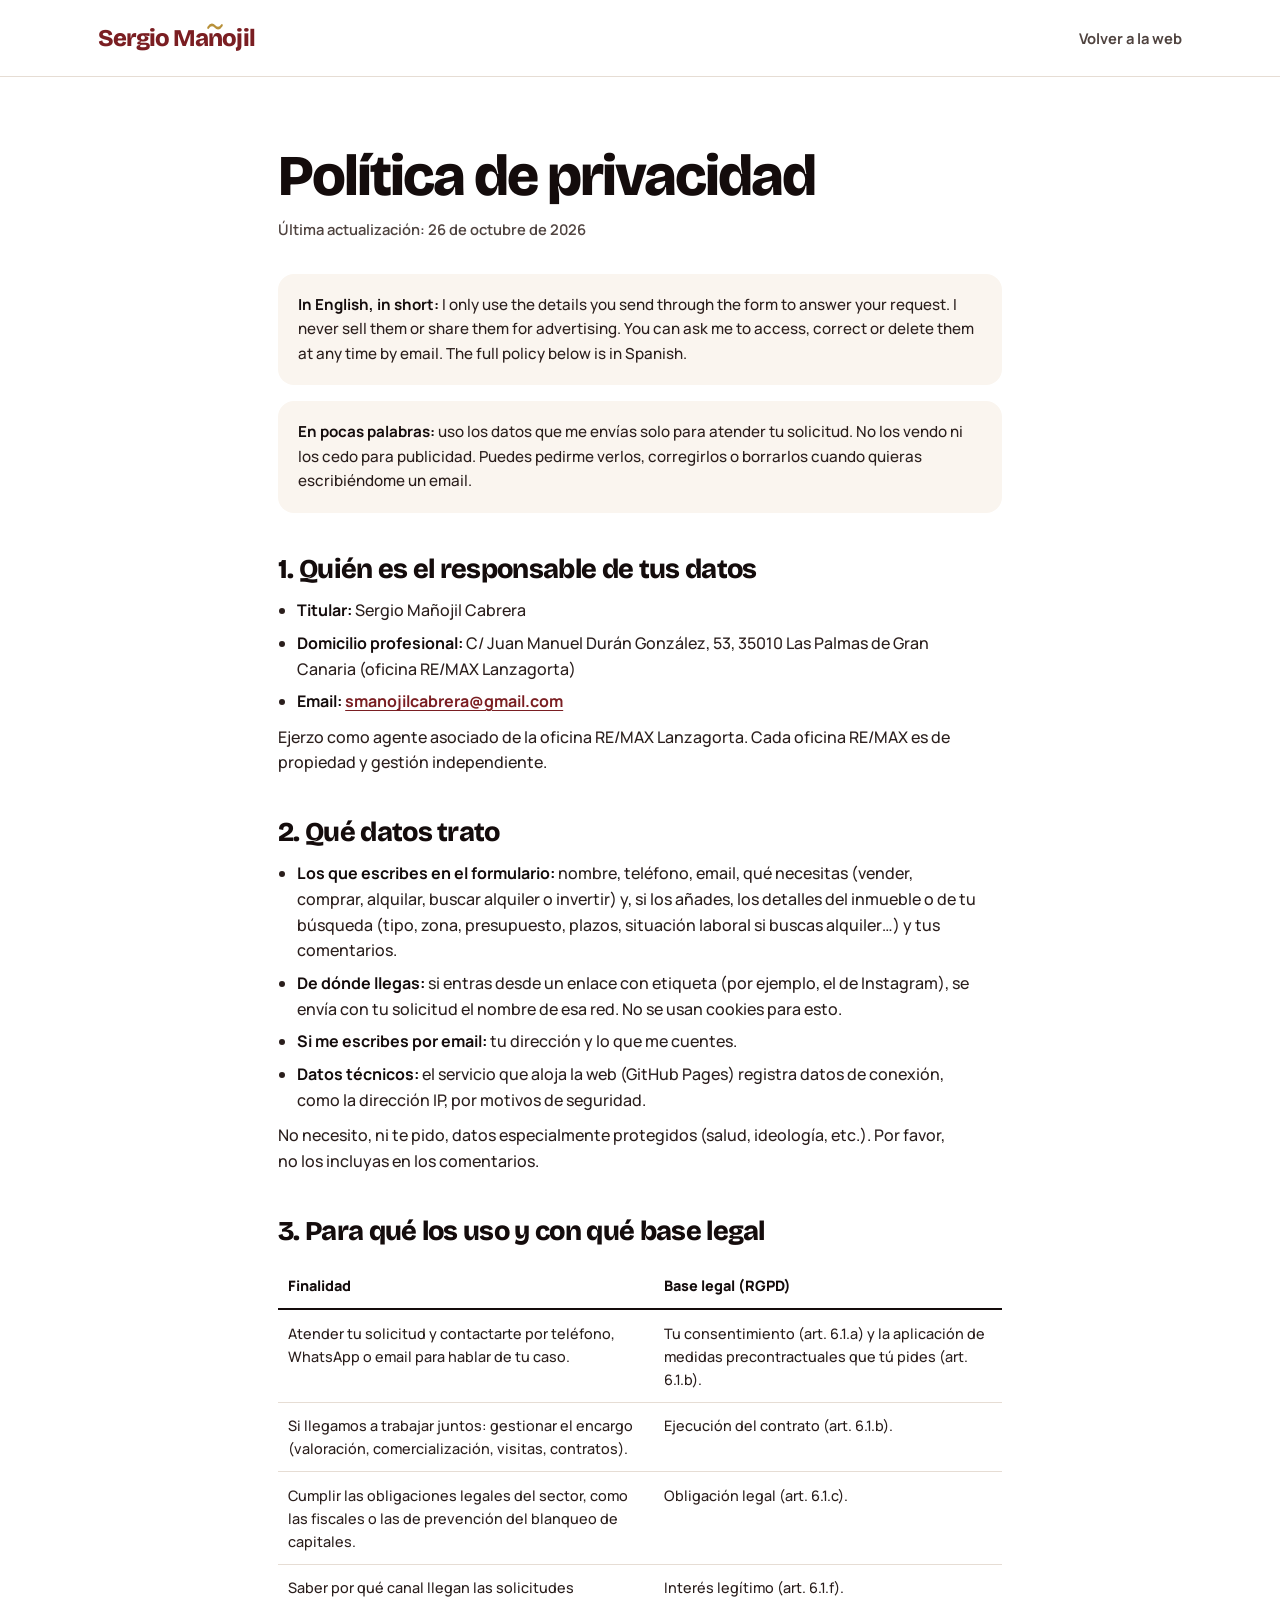
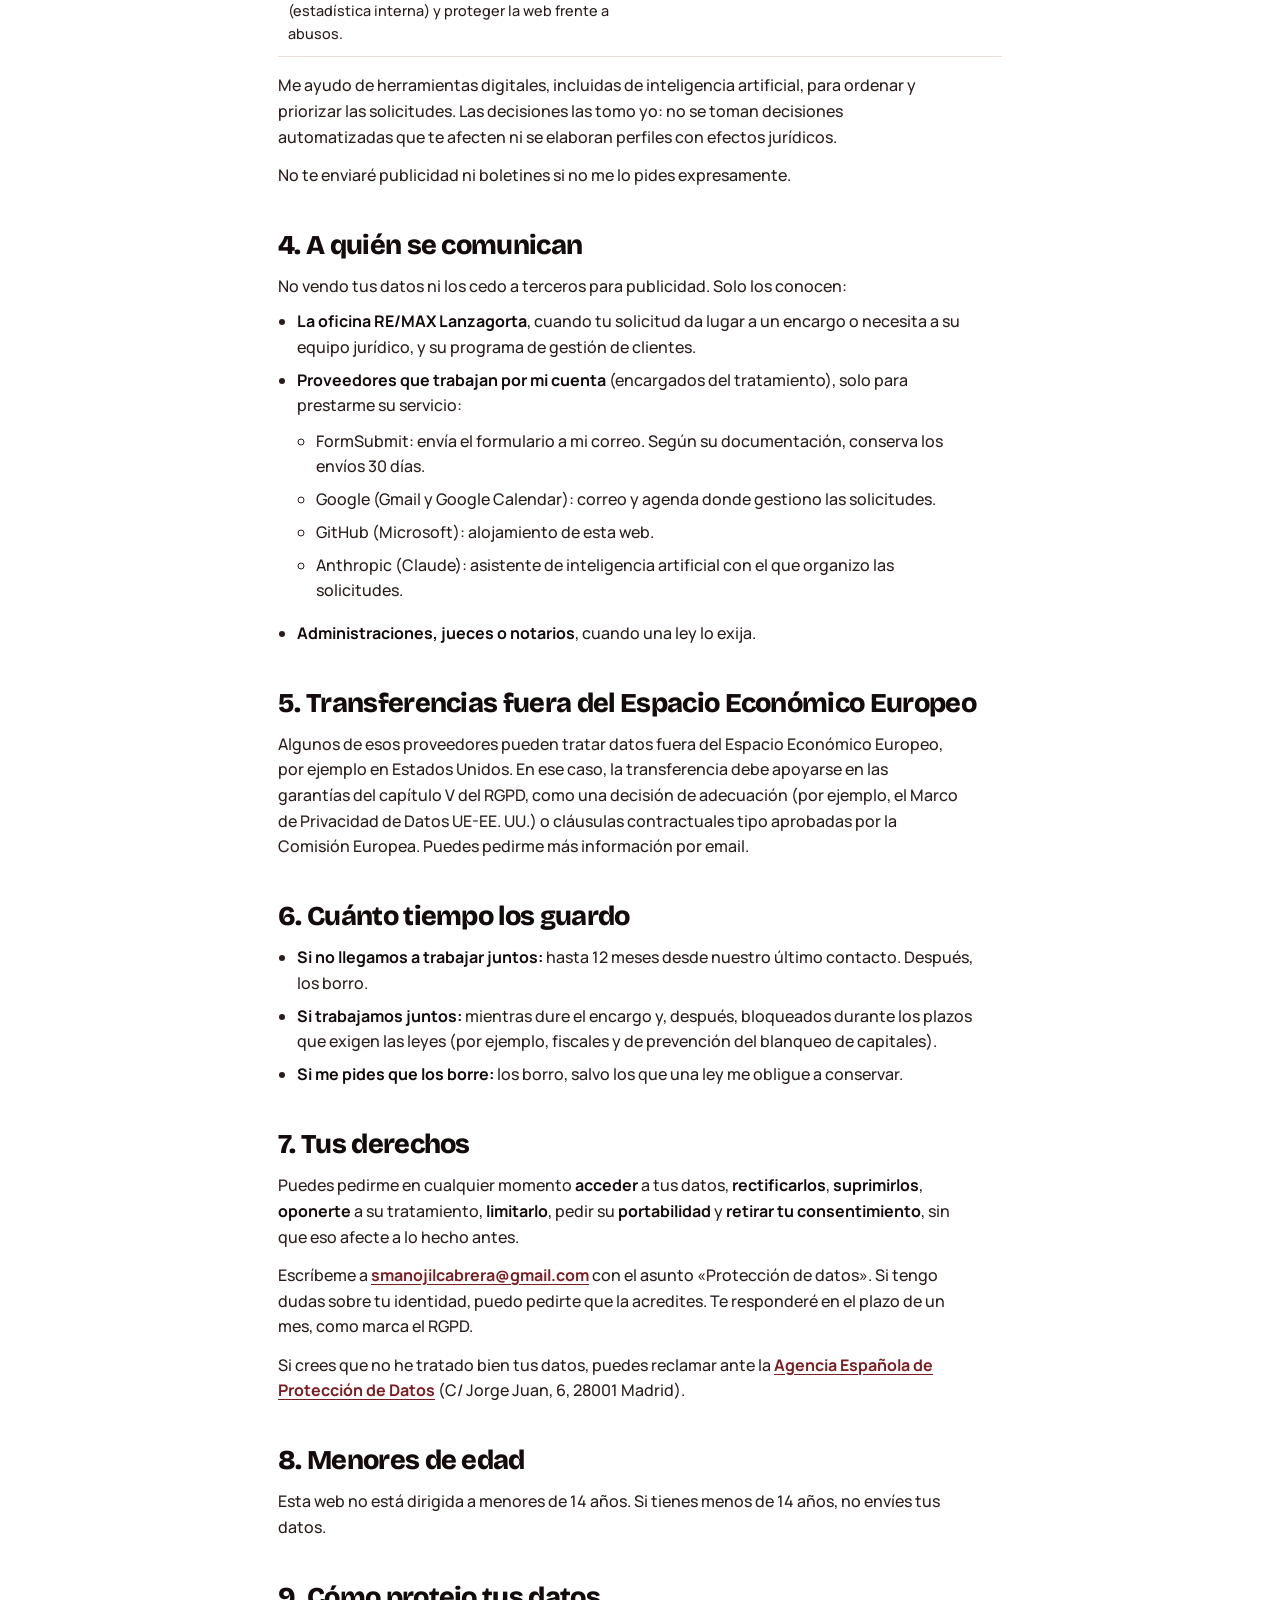
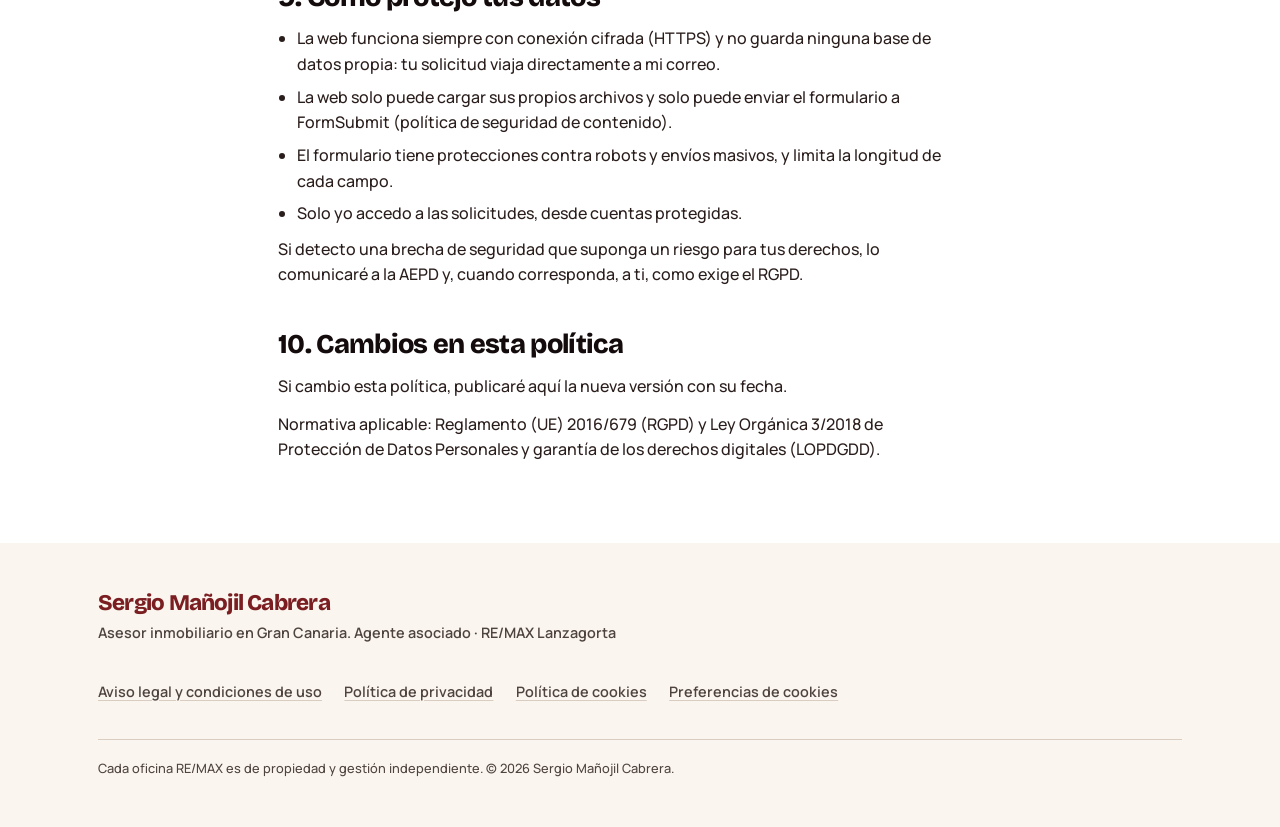
<file: privacidad.html>
<!DOCTYPE html>
<html lang="es">
<head>
<meta charset="utf-8">
<meta name="viewport" content="width=device-width, initial-scale=1, viewport-fit=cover">
<meta http-equiv="Content-Security-Policy" content="default-src 'self'; script-src 'self' https://www.googletagmanager.com; style-src 'self' 'unsafe-inline'; img-src 'self' data: https://*.google-analytics.com https://*.googletagmanager.com; font-src 'self'; connect-src 'self' https://*.google-analytics.com https://*.analytics.google.com https://*.googletagmanager.com; frame-src 'none'; form-action 'self'; base-uri 'none'; object-src 'none'; upgrade-insecure-requests">
<meta name="referrer" content="strict-origin-when-cross-origin">
<meta name="theme-color" content="#7A1E22">
<meta name="robots" content="noindex, nofollow">
<title>Política de privacidad | Sergio Mañojil</title>
<meta name="description" content="Cómo trata Sergio Mañojil los datos personales que recibe a través de esta web.">
<link rel="icon" href="data:image/svg+xml,%3Csvg xmlns='http://www.w3.org/2000/svg' viewBox='0 0 64 64'%3E%3Crect width='64' height='64' rx='14' fill='%237A1E22'/%3E%3Cpath d='M17 22 C23 14, 29 14, 33 19 S 43 24, 48 16' fill='none' stroke='%23D4B26A' stroke-width='4.5' stroke-linecap='round'/%3E%3Cpath d='M21 52 V30 M21 37 C21 31, 26 28, 32 28 S 43 31, 43 38 V52' fill='none' stroke='%23fff' stroke-width='7.5' stroke-linecap='round' stroke-linejoin='round'/%3E%3C/svg%3E">
<link rel="stylesheet" href="css/web.css">
<script src="js/inicio.js"></script>
</head>
<body>
<a class="skip" href="#main">Saltar al contenido</a>
<header class="cab sombra">
  <div class="wrap">
    <a class="marca" href="./" aria-label="Sergio Mañojil. Volver a la web"><span aria-hidden="true">Sergio Ma<span class="tn">n</span>ojil</span></a>
    <a class="volver" href="./">Volver a la web</a>
  </div>
</header>
<main id="main" class="doc">
<div class="wrap">

<h1>Política de privacidad</h1>
<p class="fecha">Última actualización: <span data-dato="FECHA_LEGAL">26 de octubre de 2026</span></p>
<div class="resumen" lang="en"><p><b>In English, in short:</b> I only use the details you send through the form to answer your request. I never sell them or share them for advertising. You can ask me to access, correct or delete them at any time by email. The full policy below is in Spanish.</p></div>
<div class="resumen"><p><b>En pocas palabras:</b> uso los datos que me envías solo para atender tu solicitud. No los vendo ni los cedo para publicidad. Puedes pedirme verlos, corregirlos o borrarlos cuando quieras escribiéndome un email.</p></div>

<h2>1. Quién es el responsable de tus datos</h2>
<ul>
  <li><b>Titular:</b> Sergio Mañojil Cabrera</li>
  <li data-fila><b>NIF:</b> <span data-dato="NIF"></span></li>
  <li><b>Domicilio profesional:</b> <span data-dato="OFFICE_ADDRESS"></span> (oficina RE/MAX Lanzagorta)</li>
  <li><b>Email:</b> <a data-email data-asunto="Protección de datos" href="#">[se muestra con JavaScript activado]</a></li>
  <li data-fila><b>Registro:</b> <span data-dato="REGISTRO_AGENTES"></span></li>
</ul>
<p>Ejerzo como agente asociado de la oficina RE/MAX Lanzagorta. Cada oficina RE/MAX es de propiedad y gestión independiente.</p>

<h2>2. Qué datos trato</h2>
<ul>
  <li><b>Los que escribes en el formulario:</b> nombre, teléfono, email, qué necesitas (vender, comprar, alquilar, buscar alquiler o invertir) y, si los añades, los detalles del inmueble o de tu búsqueda (tipo, zona, presupuesto, plazos, situación laboral si buscas alquiler…) y tus comentarios.</li>
  <li><b>De dónde llegas:</b> si entras desde un enlace con etiqueta (por ejemplo, el de Instagram), se envía con tu solicitud el nombre de esa red. No se usan cookies para esto.</li>
  <li><b>Si me escribes por email:</b> tu dirección y lo que me cuentes.</li>
  <li><b>Datos técnicos:</b> el servicio que aloja la web (GitHub Pages) registra datos de conexión, como la dirección IP, por motivos de seguridad.</li>
</ul>
<p>No necesito, ni te pido, datos especialmente protegidos (salud, ideología, etc.). Por favor, no los incluyas en los comentarios.</p>

<h2>3. Para qué los uso y con qué base legal</h2>
<div class="tabla"><table>
  <thead><tr><th>Finalidad</th><th>Base legal (RGPD)</th></tr></thead>
  <tbody>
    <tr><td>Atender tu solicitud y contactarte por teléfono, WhatsApp o email para hablar de tu caso.</td><td>Tu consentimiento (art. 6.1.a) y la aplicación de medidas precontractuales que tú pides (art. 6.1.b).</td></tr>
    <tr><td>Si llegamos a trabajar juntos: gestionar el encargo (valoración, comercialización, visitas, contratos).</td><td>Ejecución del contrato (art. 6.1.b).</td></tr>
    <tr><td>Cumplir las obligaciones legales del sector, como las fiscales o las de prevención del blanqueo de capitales.</td><td>Obligación legal (art. 6.1.c).</td></tr>
    <tr><td>Saber por qué canal llegan las solicitudes (estadística interna) y proteger la web frente a abusos.</td><td>Interés legítimo (art. 6.1.f).</td></tr>
  </tbody>
</table></div>
<p>Me ayudo de herramientas digitales, incluidas de inteligencia artificial, para ordenar y priorizar las solicitudes. Las decisiones las tomo yo: no se toman decisiones automatizadas que te afecten ni se elaboran perfiles con efectos jurídicos.</p>
<p>No te enviaré publicidad ni boletines si no me lo pides expresamente.</p>

<h2>4. A quién se comunican</h2>
<p>No vendo tus datos ni los cedo a terceros para publicidad. Solo los conocen:</p>
<ul>
  <li><b>La oficina RE/MAX Lanzagorta</b>, cuando tu solicitud da lugar a un encargo o necesita a su equipo jurídico, y su programa de gestión de clientes.</li>
  <li><b>Proveedores que trabajan por mi cuenta</b> (encargados del tratamiento), solo para prestarme su servicio:
    <ul>
      <li>FormSubmit: envía el formulario a mi correo. Según su documentación, conserva los envíos 30 días.</li>
      <li>Google (Gmail y Google Calendar): correo y agenda donde gestiono las solicitudes.</li>
      <li>GitHub (Microsoft): alojamiento de esta web.</li>
      <li>Anthropic (Claude): asistente de inteligencia artificial con el que organizo las solicitudes.</li>
    </ul>
  </li>
  <li><b>Administraciones, jueces o notarios</b>, cuando una ley lo exija.</li>
</ul>

<h2>5. Transferencias fuera del Espacio Económico Europeo</h2>
<p>Algunos de esos proveedores pueden tratar datos fuera del Espacio Económico Europeo, por ejemplo en Estados Unidos. En ese caso, la transferencia debe apoyarse en las garantías del capítulo V del RGPD, como una decisión de adecuación (por ejemplo, el Marco de Privacidad de Datos UE-EE. UU.) o cláusulas contractuales tipo aprobadas por la Comisión Europea. Puedes pedirme más información por email.</p>

<h2>6. Cuánto tiempo los guardo</h2>
<ul>
  <li><b>Si no llegamos a trabajar juntos:</b> hasta 12 meses desde nuestro último contacto. Después, los borro.</li>
  <li><b>Si trabajamos juntos:</b> mientras dure el encargo y, después, bloqueados durante los plazos que exigen las leyes (por ejemplo, fiscales y de prevención del blanqueo de capitales).</li>
  <li><b>Si me pides que los borre:</b> los borro, salvo los que una ley me obligue a conservar.</li>
</ul>

<h2>7. Tus derechos</h2>
<p>Puedes pedirme en cualquier momento <b>acceder</b> a tus datos, <b>rectificarlos</b>, <b>suprimirlos</b>, <b>oponerte</b> a su tratamiento, <b>limitarlo</b>, pedir su <b>portabilidad</b> y <b>retirar tu consentimiento</b>, sin que eso afecte a lo hecho antes.</p>
<p>Escríbeme a <a data-email data-asunto="Protección de datos" href="#">[se muestra con JavaScript activado]</a> con el asunto «Protección de datos». Si tengo dudas sobre tu identidad, puedo pedirte que la acredites. Te responderé en el plazo de un mes, como marca el RGPD.</p>
<p>Si crees que no he tratado bien tus datos, puedes reclamar ante la <a href="https://www.aepd.es" target="_blank" rel="noopener noreferrer">Agencia Española de Protección de Datos</a> (C/ Jorge Juan, 6, 28001 Madrid).</p>

<h2>8. Menores de edad</h2>
<p>Esta web no está dirigida a menores de 14 años. Si tienes menos de 14 años, no envíes tus datos.</p>

<h2>9. Cómo protejo tus datos</h2>
<ul>
  <li>La web funciona siempre con conexión cifrada (HTTPS) y no guarda ninguna base de datos propia: tu solicitud viaja directamente a mi correo.</li>
  <li>La web solo puede cargar sus propios archivos y solo puede enviar el formulario a FormSubmit (política de seguridad de contenido).</li>
  <li>El formulario tiene protecciones contra robots y envíos masivos, y limita la longitud de cada campo.</li>
  <li>Solo yo accedo a las solicitudes, desde cuentas protegidas.</li>
</ul>
<p>Si detecto una brecha de seguridad que suponga un riesgo para tus derechos, lo comunicaré a la AEPD y, cuando corresponda, a ti, como exige el RGPD.</p>

<h2>10. Cambios en esta política</h2>
<p>Si cambio esta política, publicaré aquí la nueva versión con su fecha.</p>
<p>Normativa aplicable: Reglamento (UE) 2016/679 (RGPD) y Ley Orgánica 3/2018 de Protección de Datos Personales y garantía de los derechos digitales (LOPDGDD).</p>

</div>
</main>
<footer class="pie">
  <div class="wrap">
    <div><p class="n">Sergio Mañojil Cabrera</p><p>Asesor inmobiliario en Gran Canaria. Agente asociado · RE/MAX Lanzagorta</p></div>
    <ul class="legales" aria-label="Información legal">
      <li><a href="aviso-legal.html">Aviso legal y condiciones de uso</a></li>
      <li><a href="privacidad.html">Política de privacidad</a></li>
      <li><a href="cookies.html">Política de cookies</a></li>
      <li><button type="button" data-cookies>Preferencias de cookies</button></li>
    </ul>
    <p class="letra">Cada oficina RE/MAX es de propiedad y gestión independiente. © <span id="anio">2026</span> Sergio Mañojil Cabrera.</p>
  </div>
</footer>
<script src="js/config.js"></script>
<script src="js/consentimiento.js"></script>
<script src="js/legal.js"></script>
</body>
</html>
</file>
<file: css/web.css>
/* =====================================================================
   Sergio Mañojil — estilos de la web
   Identidad: la ñ (tilde-ola dorada), vino volcánico, blanco y oro.
   Proporción 70 % blanco · 20 % vino · 10 % oro. Colores SOLO aquí.
   ===================================================================== */
@font-face{font-family:"Bricolage Grotesque";src:url("../fuentes/bricolage-grotesque.woff") format("woff");font-weight:600 800;font-style:normal;font-display:swap}
@font-face{font-family:"Manrope";src:url("../fuentes/manrope.woff") format("woff");font-weight:400 800;font-style:normal;font-display:swap}

:root{
  --vino:#7A1E22; --vino-osc:#5E1519; --vino-luz:#962830;
  --oro:#D4B26A; --oro-linea:#B8913A; --oro-texto:#8A6A24;
  --tinta:#140C0C; --texto:#2A1E1C; --suave:#4F433F; --linea:#E6DDD4; --linea-2:#D9CDC2;
  --blanco:#FFFFFF; --crema:#FAF5EF; --sobre-vino:#F7EADD;
  --display:"Bricolage Grotesque","Manrope",system-ui,sans-serif;
  --sans:"Manrope",system-ui,-apple-system,"Segoe UI",Roboto,sans-serif;
  --pad:clamp(1.25rem,5.5vw,3rem); --max:1180px;
  --ease:cubic-bezier(.16,1,.3,1); --ease-hoja:cubic-bezier(.32,.72,0,1);
  --safe-b:env(safe-area-inset-bottom,0px); --safe-t:env(safe-area-inset-top,0px);
  --cab:64px;
}
*{box-sizing:border-box;margin:0;padding:0}
[hidden]{display:none!important}
html{-webkit-text-size-adjust:100%;scroll-padding-top:calc(var(--cab) + 1rem)}
html.lock{overflow:hidden}
body{background:var(--blanco);color:var(--texto);font:500 1rem/1.6 var(--sans);-webkit-font-smoothing:antialiased;-moz-osx-font-smoothing:grayscale;overflow-x:hidden}
img{display:block;max-width:100%;height:auto}
a{color:inherit}
button{font:inherit;color:inherit;cursor:pointer;background:none;border:0;-webkit-tap-highlight-color:transparent;text-align:inherit}
a{-webkit-tap-highlight-color:transparent}
:focus-visible{outline:3px solid var(--oro-linea);outline-offset:3px;border-radius:4px}
.wrap{max-width:var(--max);margin:0 auto;padding:0 var(--pad)}
.sr{position:absolute!important;width:1px;height:1px;overflow:hidden;clip:rect(0 0 0 0);white-space:nowrap}
.skip{position:absolute;left:-999px;top:0;background:var(--vino);color:#fff;padding:.8rem 1rem;z-index:99}.skip:focus{left:0}

/* ---------- Tipografía ---------- */
h1,h2,h3{font-family:var(--display);color:var(--tinta);font-weight:800;letter-spacing:-.035em;line-height:1}
h2{font-size:clamp(2.1rem,8.2vw,3.6rem);max-width:16ch}
h3{font-size:1.25rem;letter-spacing:-.02em;line-height:1.15}
.lead{font-size:1.08rem;line-height:1.6;color:var(--suave);max-width:38rem}
.lead b{color:var(--tinta);font-weight:700}
.sec{padding:clamp(3.6rem,10vw,6.5rem) 0}
.sec-cab{margin-bottom:clamp(1.8rem,5vw,3rem)}
.sec-cab .lead{margin-top:.9rem}

/* La tilde-ola sobre la n de Mañojil */
.tn{position:relative;display:inline-block}
.tn::before{content:"";position:absolute;left:-.04em;right:-.04em;top:-.13em;height:.3em;background:url("data:image/svg+xml,%3Csvg xmlns='http://www.w3.org/2000/svg' viewBox='0 0 40 12' preserveAspectRatio='none'%3E%3Cpath d='M3 8 C9 1.5, 14 1.5, 20 6 S 31 10.5, 37 4' fill='none' stroke='%23B8913A' stroke-width='4.5' stroke-linecap='round'/%3E%3C/svg%3E") no-repeat center/100% 100%}

/* ---------- Botones ---------- */
.btn{display:inline-flex;align-items:center;justify-content:center;gap:.6rem;min-height:56px;padding:0 1.6rem;border-radius:14px;font:800 1rem/1 var(--sans);letter-spacing:-.005em;text-decoration:none;border:2px solid transparent;transition:transform .18s var(--ease),background-color .2s,color .2s,border-color .2s;white-space:nowrap;user-select:none;-webkit-user-select:none}
.btn:active{transform:scale(.98)}
.btn svg{width:20px;height:20px;flex:none}
.btn-vino{background:var(--vino);color:#fff}
.btn-blanco{background:#fff;color:var(--vino)}
.btn-linea{border-color:var(--tinta);color:var(--tinta)}
.btn-linea-clara{border-color:rgba(255,255,255,.6);color:#fff}
@media(hover:hover){
  .btn-vino:hover{background:var(--vino-luz)}
  .btn-blanco:hover{background:var(--crema)}
  .btn-linea:hover{background:var(--tinta);color:#fff}
  .btn-linea-clara:hover{background:#fff;color:var(--vino)}
}

/* ---------- Cabecera ---------- */
.cab{position:sticky;top:0;z-index:50;background:rgba(255,255,255,.94);-webkit-backdrop-filter:saturate(1.4) blur(14px);backdrop-filter:saturate(1.4) blur(14px);padding-top:var(--safe-t);transition:box-shadow .3s}
.cab.sombra{box-shadow:0 1px 0 var(--linea)}
.cab .wrap{display:flex;align-items:center;justify-content:space-between;gap:1rem;height:var(--cab)}
.marca{display:flex;align-items:center;min-height:44px;text-decoration:none;font:800 1.32rem/1 var(--display);letter-spacing:-.04em;color:var(--vino);white-space:nowrap}
.cab-der{display:flex;align-items:center;gap:.4rem}
.idioma{min-width:44px;height:44px;padding:0 .7rem;border-radius:12px;font:800 .82rem/1 var(--sans);letter-spacing:.04em;color:var(--suave)}
@media(hover:hover){.idioma:hover{background:var(--crema);color:var(--tinta)}}
.burger{width:44px;height:44px;border-radius:12px;display:grid;place-content:center;gap:6px}
.burger span{display:block;width:22px;height:2px;border-radius:2px;background:var(--tinta);transition:transform .35s var(--ease)}
.burger[aria-expanded=true] span:first-child{transform:translateY(4px) rotate(45deg)}
.burger[aria-expanded=true] span:last-child{transform:translateY(-4px) rotate(-45deg)}
.nav{display:none;list-style:none;align-items:center;gap:1.4rem;margin-right:.8rem}
.nav a,.nav button{display:inline-flex;align-items:center;min-height:44px;font:700 .92rem var(--sans);color:var(--suave);text-decoration:none;white-space:nowrap;text-underline-offset:6px;text-decoration-thickness:2px;text-decoration-color:var(--oro-linea)}
@media(hover:hover){.nav a:hover,.nav button:hover{color:var(--tinta);text-decoration-line:underline}}
.cab .btn{display:none;min-height:46px;padding:0 1.2rem;font-size:.92rem;border-radius:12px}
@media(min-width:1100px){:root{--cab:76px}.nav{display:flex}.burger{display:none}.cab .btn{display:inline-flex}.marca{font-size:1.5rem}}

.menu-movil{position:fixed;inset:calc(var(--cab) + var(--safe-t)) 0 0 0;z-index:49;background:#fff;padding:.6rem var(--pad) calc(2rem + var(--safe-b));overflow:auto;opacity:0;visibility:hidden;transform:translateY(-8px);transition:opacity .25s,transform .35s var(--ease),visibility 0s .35s}
.menu-movil.abierto{opacity:1;visibility:visible;transform:none;transition:opacity .25s,transform .35s var(--ease)}
.menu-movil a,.menu-movil button.item{display:flex;align-items:center;justify-content:space-between;width:100%;min-height:62px;font:800 1.7rem/1 var(--display);letter-spacing:-.035em;color:var(--tinta);text-decoration:none;border-bottom:1px solid var(--linea)}
.menu-movil .menor{font-size:1.1rem;min-height:52px;color:var(--suave)}
.menu-movil .grupo{margin-top:1.4rem}
.menu-movil .btn{width:100%;margin-top:1.6rem}
@media(min-width:1100px){.menu-movil{display:none}}

/* ---------- Portada ---------- */
.portada{position:relative;background:var(--vino);color:#fff;overflow:hidden}
.portada-foto{position:relative;margin:0;height:min(50svh,500px);min-height:300px;background:var(--crema)}
.portada-foto img{width:100%;height:100%;object-fit:cover;object-position:50% 18%}
.ia{position:absolute;right:.7rem;top:.7rem;font:700 .7rem/1 var(--sans);color:#fff;background:rgba(20,12,12,.5);-webkit-backdrop-filter:blur(6px);backdrop-filter:blur(6px);padding:.4rem .55rem;border-radius:6px}
.portada-banda{position:relative;padding:.4rem var(--pad) clamp(2.6rem,9vw,4rem)}
.ola{position:absolute;left:0;right:0;top:-34px;width:100%;height:36px;display:block;pointer-events:none}
.ola .relleno{fill:var(--vino)}
.ola .trazo{fill:none;stroke:var(--oro);stroke-width:2.5;stroke-linecap:round}
.portada-quien{font:700 .95rem/1.3 var(--sans);color:var(--sobre-vino);margin-bottom:1rem}
.portada h1{color:#fff;font-size:clamp(2.6rem,12vw,5.2rem);line-height:.95;letter-spacing:-.045em;margin-bottom:1.2rem;max-width:12ch}
.portada .lead{color:var(--sobre-vino);margin-bottom:1.8rem;max-width:30rem}
.portada .acciones{display:grid;gap:.8rem;justify-items:start}
.portada .btn{width:100%;max-width:360px}
.portada .nota{font-size:.88rem;font-weight:600;color:var(--sobre-vino)}
.subrayado{position:relative;display:inline-block}
.subrayado svg{position:absolute;left:-2%;width:104%;bottom:-.14em;height:.3em;overflow:visible}
.subrayado path{fill:none;stroke:var(--oro);stroke-width:2.8;stroke-linecap:round;vector-effect:non-scaling-stroke}
.w{display:inline-block;overflow:hidden;vertical-align:top;padding:.04em .02em .14em;margin:-.04em -.02em -.14em}
.w>span{display:inline-block}
.w-sub{padding-bottom:.36em;margin-bottom:-.36em}
@media(min-width:960px){
  .portada{display:grid;grid-template-columns:1.1fr .9fr;min-height:min(calc(100svh - var(--cab)),760px)}
  .portada-foto{order:2;height:auto;min-height:0}
  .ola{display:none}
  .portada-banda{display:flex;flex-direction:column;justify-content:center;padding:4rem max(var(--pad),calc((100vw - var(--max))/2 + var(--pad))) 4rem}
  .portada-banda{padding-right:3.5rem}
  .portada h1{font-size:clamp(3.6rem,6.2vw,5.6rem)}
  .portada .acciones{grid-auto-flow:column;align-items:center;gap:1.4rem}
  .portada .btn{width:auto}
}

/* ---------- Qué necesitas (índice) ---------- */
.filas{list-style:none;border-top:1px solid var(--linea-2)}
.filas li{border-bottom:1px solid var(--linea-2)}
.filas button{width:100%;display:grid;grid-template-columns:1fr auto;align-items:center;gap:.2rem 1rem;padding:1.15rem .2rem;transition:background-color .2s,padding .3s var(--ease)}
.f-t{font:800 clamp(1.75rem,7.6vw,2.7rem)/1.05 var(--display);letter-spacing:-.04em;color:var(--tinta)}
.f-d{grid-column:1;font-size:.95rem;font-weight:600;color:var(--suave)}
.f-ir{grid-column:2;grid-row:1/span 2;width:44px;height:44px;border-radius:50%;border:1.5px solid var(--linea-2);display:grid;place-items:center;color:var(--vino);transition:background-color .2s,border-color .2s,color .2s}
.f-ir svg{width:20px;height:20px}
.filas button:active{background:var(--crema)}
@media(hover:hover){.filas button:hover{padding-left:.8rem}.filas button:hover .f-ir{background:var(--vino);border-color:var(--vino);color:#fff}}
@media(min-width:860px){
  .indice .wrap{display:grid;grid-template-columns:.8fr 1.2fr;gap:4rem;align-items:start}
  .indice .sec-cab{position:sticky;top:calc(var(--cab) + 2rem)}
  .filas button{grid-template-columns:1fr 1fr auto;padding:1.5rem .2rem}
  .f-d{grid-column:2;grid-row:1}.f-ir{grid-column:3;grid-row:1}
}

/* ---------- Conmigo ---------- */
.conmigo{padding-top:0}
.ventajas{list-style:none;display:grid;gap:0}
.ventajas li{padding:1.6rem 0;border-top:2px solid var(--tinta)}
.ventajas h3{margin-bottom:.5rem;font-size:1.4rem}
.ventajas p{color:var(--suave);font-size:.98rem;max-width:34ch}
.ventajas img{height:34px;width:auto;margin-top:1rem}
@media(min-width:860px){.ventajas{grid-template-columns:repeat(3,1fr);gap:2.5rem}}

/* ---------- Valoración (vino) ---------- */
.valor{background:var(--vino);color:#fff}
.valor h2{color:#fff}
.valor .lead{color:var(--sobre-vino)}
.valor .lead b{color:#fff}
.incluye{list-style:none;margin:2rem 0 2.2rem;border-top:1px solid rgba(247,234,221,.25)}
.incluye li{display:flex;gap:.9rem;align-items:flex-start;padding:1rem 0;border-bottom:1px solid rgba(247,234,221,.25);font-weight:700;font-size:1.04rem;line-height:1.4}
.incluye li::before{content:"";flex:none;width:22px;height:12px;margin-top:.35rem;background:url("data:image/svg+xml,%3Csvg xmlns='http://www.w3.org/2000/svg' viewBox='0 0 40 12'%3E%3Cpath d='M3 8 C9 1.5, 14 1.5, 20 6 S 31 10.5, 37 4' fill='none' stroke='%23D4B26A' stroke-width='4' stroke-linecap='round'/%3E%3C/svg%3E") no-repeat center/contain}
.valor .btn{width:100%;max-width:360px}
@media(min-width:960px){
  .valor .wrap{display:grid;grid-template-columns:1fr 1fr;gap:5rem;align-items:center}
  .incluye{margin-top:0}
}

/* ---------- Proceso (secuencia real: numerada) ---------- */
.pasos{list-style:none;counter-reset:p;position:relative}
.pasos li{counter-increment:p;position:relative;display:grid;align-content:start;grid-template-columns:3rem 1fr;gap:.2rem 1rem;padding-bottom:2rem}
.pasos li::before{content:counter(p);grid-row:span 2;width:2.6rem;height:2.6rem;border-radius:50%;background:#fff;border:2px solid var(--vino);color:var(--vino);display:grid;place-items:center;font:800 1.1rem/1 var(--display);position:relative;z-index:1}
.pasos li:not(:last-child)::after{content:"";position:absolute;left:1.3rem;top:2.6rem;bottom:0;width:2px;margin-left:-1px;background:var(--linea-2)}
.pasos h3{margin-top:.55rem}
.pasos p{grid-column:2;color:var(--suave);font-size:.98rem;max-width:40ch}
.tras-pasos{margin-top:.6rem}
@media(min-width:900px){
  .pasos{display:grid;grid-template-columns:repeat(4,1fr);gap:2rem}
  .pasos li{grid-template-columns:1fr;padding-bottom:0;align-content:start}
  .pasos h3{margin-top:0;margin-bottom:.4rem}
  .pasos li::before{grid-row:auto;margin-bottom:1.2rem}
  .pasos li:not(:last-child)::after{left:2.6rem;right:-2rem;top:1.3rem;bottom:auto;width:auto;height:2px;margin:-1px 0 0}
  .pasos p{grid-column:1}
  .tras-pasos{margin-top:2.8rem}
}

/* ---------- Preguntas ---------- */
.faq{background:var(--crema)}
.qa{max-width:860px;border-top:1px solid var(--linea-2)}
.q{border-bottom:1px solid var(--linea-2)}
.q>button{width:100%;display:flex;justify-content:space-between;align-items:center;gap:1rem;padding:1.2rem 0;min-height:64px;font:800 1.12rem/1.3 var(--display);letter-spacing:-.015em;color:var(--tinta)}
.q>button i{flex:none;position:relative;width:28px;height:28px}
.q>button i::before,.q>button i::after{content:"";position:absolute;left:50%;top:50%;width:14px;height:2px;margin:-1px 0 0 -7px;border-radius:2px;background:var(--vino);transition:transform .35s var(--ease)}
.q>button i::after{transform:rotate(90deg)}
.q.abierta>button i::after{transform:rotate(0)}
.q .r{display:grid;grid-template-rows:0fr;transition:grid-template-rows .4s var(--ease)}
.q.abierta .r{grid-template-rows:1fr}
.q .r>div{overflow:hidden;visibility:hidden;transition:visibility 0s .4s}
.q.abierta .r>div{visibility:visible;transition:none}
.q .r p{padding:0 0 1.3rem;color:var(--suave);max-width:62ch}
@media(min-width:960px){.faq .wrap{display:grid;grid-template-columns:.8fr 1.2fr;gap:4rem;align-items:start}}

/* ---------- Oficina y mapa ---------- */
.ofi address{font-style:normal;margin:1.2rem 0 1.6rem;color:var(--suave);font-weight:600;line-height:1.55}
.ofi address b{display:block;color:var(--tinta);font:800 1.2rem/1.3 var(--display);margin-bottom:.2rem}
.ofi .acciones{display:flex;flex-wrap:wrap;gap:.7rem}
.mapa{position:relative;aspect-ratio:4/3;border-radius:18px;overflow:hidden;background:var(--crema);border:1px solid var(--linea);margin-top:2rem}
.mapa iframe{position:absolute;inset:0;width:100%;height:100%;border:0}
.mapa-aviso{position:absolute;inset:0;display:flex;flex-direction:column;justify-content:center;align-items:flex-start;gap:.9rem;padding:1.6rem}
.mapa-aviso svg{width:30px;height:30px;color:var(--vino)}
.mapa-aviso p{font-size:.92rem;font-weight:600;color:var(--suave);max-width:32ch}
.mapa-aviso a{color:var(--vino);font-weight:800}
.mapa.con-mapa .mapa-aviso{display:none}
@media(min-width:900px){.ofi .wrap{display:grid;grid-template-columns:.85fr 1.15fr;gap:4rem;align-items:center}.mapa{margin-top:0;aspect-ratio:16/11}}

/* ---------- Contacto final (vino) ---------- */
.final{background:var(--vino);color:#fff}
.final h2{color:#fff;font-size:clamp(3rem,15vw,6rem);margin:1.4rem 0 1rem}
.final .lead{color:var(--sobre-vino);margin-bottom:2rem}
.quien{display:flex;align-items:center;gap:.9rem}
.quien img{width:60px;height:60px;border-radius:50%;object-fit:cover;box-shadow:0 0 0 2px var(--oro)}
.quien strong{display:block;font:800 1.08rem/1.2 var(--display)}
.quien span{font-size:.88rem;font-weight:600;color:var(--sobre-vino)}
.final .acciones{display:flex;flex-wrap:wrap;gap:.7rem}
.final .btn{flex:1 1 100%;max-width:360px}

/* ---------- Pie ---------- */
.pie{background:var(--crema);color:var(--suave);padding:3rem 0 calc(3rem + var(--safe-b));font-size:.9rem}
.pie .wrap{display:grid;gap:1.6rem}
.pie .n{font:800 1.4rem/1.1 var(--display);color:var(--vino);letter-spacing:-.035em}
.pie .n+p{font-weight:600;margin-top:.3rem}
.redes,.legales{display:flex;flex-wrap:wrap;gap:.2rem 1.4rem;list-style:none}
.redes a,.legales a,.legales button{display:inline-flex;align-items:center;gap:.45rem;min-height:44px;font-weight:700;color:var(--tinta);text-decoration:none}
.redes svg{width:18px;height:18px}
.legales a,.legales button{font-weight:600;color:var(--suave);text-decoration:underline;text-underline-offset:3px;text-decoration-color:var(--linea-2)}
@media(hover:hover){.redes a:hover,.legales a:hover,.legales button:hover{color:var(--vino)}}
.pie .letra{font-size:.8rem;line-height:1.55;border-top:1px solid var(--linea-2);padding-top:1.2rem}
@media(max-width:959px){.pie.con-barra{padding-bottom:calc(6.5rem + var(--safe-b))}}

/* ---------- Barra fija en móvil ---------- */
.barra{position:fixed;left:0;right:0;bottom:0;z-index:40;padding:.7rem var(--pad) calc(.7rem + var(--safe-b));background:rgba(255,255,255,.95);-webkit-backdrop-filter:blur(14px);backdrop-filter:blur(14px);border-top:1px solid var(--linea);transform:translateY(110%);transition:transform .45s var(--ease)}
.barra.ver{transform:none}
.barra .btn{width:100%}
@media(min-width:960px){.barra{display:none}}

/* ---------- Hoja del formulario ---------- */
dialog.hoja{position:fixed;inset:auto 0 0 0;margin:0;width:100%;max-width:none;max-height:min(94dvh,94vh);border:0;padding:0;border-radius:22px 22px 0 0;background:#fff;color:var(--texto);box-shadow:0 -20px 60px -20px rgba(0,0,0,.35);overscroll-behavior:contain}
dialog.hoja[open]{display:flex;flex-direction:column;animation:subir .5s var(--ease-hoja) both}
dialog.hoja.cerrando{animation:bajar .3s cubic-bezier(.4,0,1,1) both}
dialog.hoja::backdrop{background:rgba(20,8,9,.55)}
@keyframes subir{from{transform:translateY(100%)}to{transform:none}}
@keyframes bajar{from{transform:none}to{transform:translateY(100%)}}
@media(min-width:760px){
  dialog.hoja{inset:0;margin:auto;width:min(600px,calc(100vw - 2rem));max-height:min(90dvh,90vh);border-radius:22px}
  dialog.hoja[open]{animation:aparecer .4s var(--ease) both}
  dialog.hoja.cerrando{animation:desaparecer .22s ease both}
}
@keyframes aparecer{from{opacity:0;transform:translateY(16px)}to{opacity:1;transform:none}}
@keyframes desaparecer{to{opacity:0;transform:translateY(10px)}}
.hoja-cab{flex:none;position:relative;padding:.6rem 1.25rem 1rem;border-bottom:1px solid var(--linea)}
.hoja-cab::before{content:"";display:block;width:40px;height:5px;border-radius:5px;background:var(--linea-2);margin:0 auto 1rem}
@media(min-width:760px){.hoja-cab{padding-top:1.5rem}.hoja-cab::before{display:none}}
.hoja-cab h2{font-size:1.6rem;padding-right:3rem;letter-spacing:-.03em;max-width:none}
.hoja-cab p{font-size:.92rem;color:var(--suave);margin-top:.35rem;font-weight:600;padding-right:2rem}
.cerrar{position:absolute;right:.9rem;top:1.05rem;width:44px;height:44px;border-radius:50%;background:var(--crema);display:grid;place-items:center}
@media(min-width:760px){.cerrar{top:1.2rem}}
.cerrar svg{width:20px;height:20px}
.hoja-cuerpo{overflow-y:auto;-webkit-overflow-scrolling:touch;overscroll-behavior:contain;padding:1.2rem 1.25rem calc(1.5rem + var(--safe-b))}
.opciones{display:flex;flex-wrap:wrap;gap:.45rem;margin-bottom:1.2rem}
.opciones button{min-height:44px;padding:0 1rem;border-radius:999px;border:1.5px solid var(--linea-2);font:700 .92rem/1 var(--sans);color:var(--texto);transition:background-color .2s,color .2s,border-color .2s}
.opciones button[aria-pressed=true]{background:var(--vino);border-color:var(--vino);color:#fff}
.opciones.error button{border-color:var(--vino)}
.form{display:grid;gap:1rem}
.form label{display:grid;gap:.4rem;font-size:.88rem;font-weight:800;color:var(--tinta)}
.form input:not([type=checkbox]),.form select,.form textarea{width:100%;min-height:52px;padding:0 .95rem;border:1.5px solid var(--linea-2);border-radius:12px;font:600 16px/1.3 var(--sans);color:var(--tinta);background:#fff;-webkit-appearance:none;appearance:none;transition:border-color .2s,box-shadow .2s}
.form select{background:#fff url("data:image/svg+xml,%3Csvg xmlns='http://www.w3.org/2000/svg' viewBox='0 0 24 24' fill='none' stroke='%237A1E22' stroke-width='2.5' stroke-linecap='round'%3E%3Cpath d='m6 9 6 6 6-6'/%3E%3C/svg%3E") no-repeat right .8rem center/18px;padding-right:2.4rem}
.form textarea{padding:.8rem .95rem;min-height:100px;resize:vertical}
.form input:focus,.form select:focus,.form textarea:focus{outline:0;border-color:var(--vino);box-shadow:0 0 0 4px rgba(122,30,34,.12)}
.form [aria-invalid=true]{border-color:var(--vino)!important;background:#FDF6F5!important}
.fila{display:grid;gap:1rem}
@media(min-width:520px){.fila{grid-template-columns:1fr 1fr}}
.detalles{border-top:1px solid var(--linea);padding-top:1.1rem;margin-top:.2rem}
.det-t{font:800 1.08rem/1.2 var(--display);color:var(--tinta);letter-spacing:-.015em}
.det-s{font-size:.88rem;font-weight:600;color:var(--suave);margin:.25rem 0 1rem}
.detalles .campos{display:grid;gap:1rem}
@media(min-width:520px){.detalles .campos{grid-template-columns:1fr 1fr}}
.mas{border:1.5px dashed var(--linea-2);border-radius:12px}
.mas>summary{list-style:none;cursor:pointer;min-height:50px;display:flex;align-items:center;gap:.55rem;padding:0 1rem;font-weight:800;font-size:.92rem;color:var(--vino)}
.mas>summary::-webkit-details-marker{display:none}
.mas>summary::before{content:"+";font-size:1.35rem;line-height:1;transition:transform .3s var(--ease)}
.mas[open]>summary::before{transform:rotate(45deg)}
.mas>summary small{font-weight:600;color:var(--suave)}
.mas .campos{display:grid;gap:1rem;padding:.2rem 1rem 1rem}
.chk{display:flex!important;gap:.75rem!important;align-items:flex-start;font-weight:600!important;color:var(--texto)!important;line-height:1.45;font-size:.9rem!important}
.chk input{flex:none;width:22px;height:22px;margin-top:.05rem;accent-color:var(--vino)}
.chk a{color:var(--vino);font-weight:800;text-underline-offset:2px}
.chk.error{color:var(--vino)!important}
.capa1{font-size:.8rem;line-height:1.5;color:var(--suave);background:var(--crema);border-radius:10px;padding:.8rem .9rem}
.capa1 b{color:var(--tinta)}
.capa1 a{color:var(--vino);font-weight:800}
.err{color:var(--vino);font-weight:800;font-size:.92rem}
.form .btn{width:100%}
.form .btn[disabled]{opacity:.7;cursor:progress}
.alternativa{text-align:center;font-size:.9rem;font-weight:600;color:var(--suave)}
.alternativa a{color:var(--vino);font-weight:800;text-underline-offset:3px;display:inline-flex;align-items:center;min-height:44px;padding:0 .2rem}
.hp{position:absolute!important;left:-9999px;width:1px;height:1px;opacity:0}
.ok{text-align:center;padding:1.6rem .5rem .5rem}
.ok .tick{width:68px;height:68px;margin:0 auto 1rem;border-radius:50%;background:var(--vino);display:grid;place-items:center;animation:pop .6s var(--ease) both}
.ok .tick svg{width:34px;height:34px;color:#fff}
.ok h3{font-size:1.6rem;margin-bottom:.5rem}
.ok p{color:var(--suave);margin-bottom:1.4rem}
.ok .btn{width:100%}
@keyframes pop{0%{transform:scale(.4);opacity:0}60%{transform:scale(1.08);opacity:1}100%{transform:none}}

/* ---------- Cookies ---------- */
.ck-banner{position:fixed;z-index:90;left:.75rem;right:.75rem;bottom:calc(.75rem + var(--safe-b));background:#fff;color:var(--texto);border-radius:18px;padding:1.2rem 1.2rem 1rem;box-shadow:0 20px 50px -18px rgba(20,8,9,.5),0 0 0 1px var(--linea);display:grid;gap:.7rem;animation:aparecer .4s var(--ease) both}
@media(min-width:760px){.ck-banner{left:1.5rem;right:auto;bottom:1.5rem;width:420px}}
.ck-tit{font:800 1.12rem/1.2 var(--display);color:var(--tinta);letter-spacing:-.02em}
.ck-txt{font-size:.88rem;line-height:1.5;color:var(--suave)}
.ck-txt a{color:var(--vino);font-weight:800}
.ck-acc{display:grid;grid-template-columns:1fr 1fr;gap:.5rem}
.ck-acc:empty{display:none}
.ck-b{min-height:48px;border-radius:12px;border:2px solid var(--vino);color:var(--vino);font:800 .95rem/1 var(--sans);background:#fff;text-align:center}
@media(hover:hover){.ck-b:hover{background:var(--vino);color:#fff}}
.ck-conf{justify-self:center;min-height:40px;font-weight:700;font-size:.88rem;color:var(--suave);text-decoration:underline;text-underline-offset:3px}
dialog.ck-panel{margin:auto;border:0;border-radius:20px;padding:0;width:min(520px,calc(100vw - 1.5rem));max-height:90dvh;background:#fff;color:var(--texto)}
dialog.ck-panel::backdrop{background:rgba(20,8,9,.55)}
.ck-pc{position:relative;padding:1.5rem 1.3rem 1.3rem;display:grid;gap:.9rem}
.ck-pc .ck-tit{padding-right:3rem;font-size:1.35rem}
.ck-fila{display:flex;gap:1rem;align-items:center;justify-content:space-between;padding:.9rem 0;border-top:1px solid var(--linea)}
.ck-ft{font-weight:800;color:var(--tinta)}
.ck-fd{font-size:.84rem;color:var(--suave);line-height:1.45}
.ck-siempre{flex:none;font-size:.78rem;font-weight:800;color:var(--oro-texto)}
.ck-sw{position:relative;flex:none;width:52px;height:30px}
.ck-sw input{position:absolute;inset:0;opacity:0;margin:0;cursor:pointer;z-index:1}
.ck-sw span[aria-hidden]{position:absolute;inset:0;border-radius:999px;background:var(--linea-2);transition:background-color .2s}
.ck-sw span[aria-hidden]::after{content:"";position:absolute;left:3px;top:3px;width:24px;height:24px;border-radius:50%;background:#fff;box-shadow:0 1px 3px rgba(0,0,0,.3);transition:transform .25s var(--ease)}
.ck-sw input:checked+span{background:var(--vino)}
.ck-sw input:checked+span::after{transform:translateX(22px)}
.ck-sw input:focus-visible+span{outline:3px solid var(--oro-linea);outline-offset:2px}
.ck-guardar{background:var(--vino);color:#fff;width:100%}
.ck-x{position:absolute;right:.8rem;top:.9rem;width:44px;height:44px;border-radius:50%;background:var(--crema);display:grid;place-items:center}
.ck-x svg{width:20px;height:20px}

/* ---------- Páginas legales ---------- */
.doc{padding:clamp(2.4rem,7vw,4.5rem) 0 clamp(3rem,8vw,5rem)}
.doc .wrap{max-width:820px}
.doc h1{font-size:clamp(2.3rem,9vw,3.6rem);margin-bottom:.8rem}
.doc .fecha{color:var(--suave);font-weight:600;font-size:.92rem;margin-bottom:2rem}
.doc h2{font-size:clamp(1.35rem,4.6vw,1.7rem);letter-spacing:-.025em;margin:2.6rem 0 .8rem;max-width:none;line-height:1.15}
.doc h3{font-size:1.08rem;margin:1.4rem 0 .5rem}
.doc p,.doc li{max-width:68ch;color:var(--texto)}
.doc p+p{margin-top:.8rem}
.doc ul{padding-left:1.2rem;display:grid;gap:.45rem;margin:.6rem 0}
.doc a{color:var(--vino);font-weight:700;text-underline-offset:3px}
.doc b{color:var(--tinta)}
.doc .resumen{background:var(--crema);border-radius:16px;padding:1.2rem 1.25rem;margin:0 0 1rem;font-size:.95rem}
.doc .resumen p{max-width:none}
.tabla{overflow-x:auto;margin:1rem 0;-webkit-overflow-scrolling:touch}
.tabla table{border-collapse:collapse;width:100%;min-width:560px;font-size:.9rem}
.tabla th,.tabla td{text-align:left;padding:.7rem .6rem;border-bottom:1px solid var(--linea);vertical-align:top}
.tabla th{font-weight:800;color:var(--tinta);border-bottom:2px solid var(--tinta)}
.doc .btn{margin-top:.6rem}
.volver{font:700 .92rem var(--sans);color:var(--suave);text-decoration:none;display:inline-flex;align-items:center;min-height:44px}
@media(hover:hover){.volver:hover{color:var(--vino)}}

/* ---------- Movimiento: un único momento al cargar ---------- */
.js .w>span{transform:translateY(108%);animation:palabra .9s var(--ease) forwards;animation-delay:calc(120ms + var(--i) * 55ms)}
.js .subrayado svg{transform:scaleX(0);transform-origin:0 50%;animation:trazo .9s .9s cubic-bezier(.65,0,.35,1) forwards}
.js .ola .trazo{stroke-dasharray:1;stroke-dashoffset:1;animation:dibuja 1.4s .2s cubic-bezier(.65,0,.35,1) forwards}
.js .aparece{opacity:0;animation:entra .8s var(--ease) forwards;animation-delay:calc(var(--d,0) * 1ms)}
@keyframes palabra{to{transform:none}}
@keyframes trazo{to{transform:none}}
@keyframes dibuja{to{stroke-dashoffset:0}}
@keyframes entra{to{opacity:1}}
@media(prefers-reduced-motion:reduce){
  *,*::before,*::after{animation-duration:.01ms!important;animation-delay:0ms!important;transition-duration:.01ms!important}
  .js .w>span,.js .subrayado svg{transform:none}
  .js .ola .trazo{stroke-dashoffset:0}
  .js .aparece{opacity:1}
}
</file>
